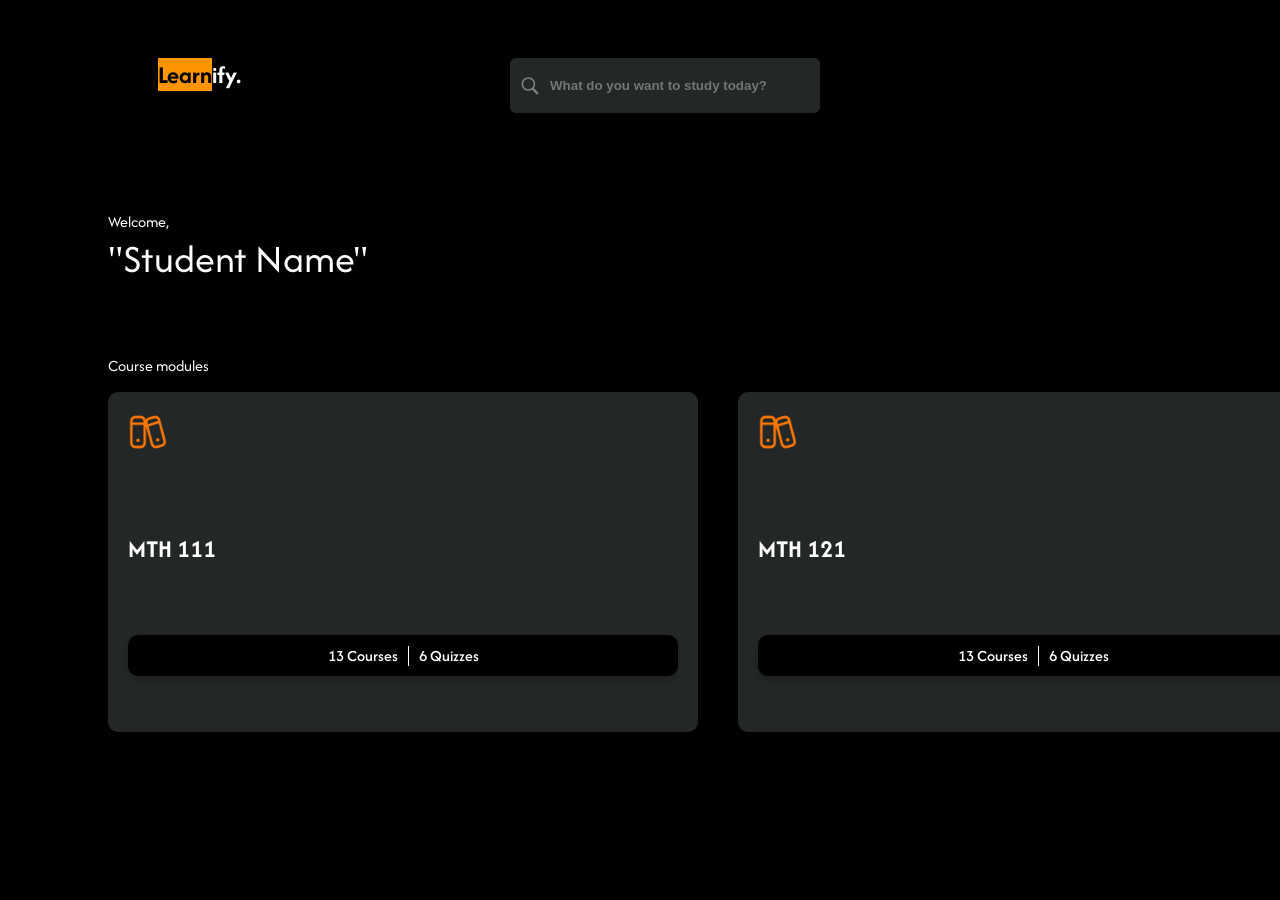
<file: index.html>
<!DOCTYPE html>
<html lang="en">

<head>
  <meta charset="UTF-8">
  <meta name="viewport" content="width=device-width, initial-scale=1.0">
  <title>
    Learnify
  </title>
  
  <style>
@import url('https://fonts.googleapis.com/css2?family=Afacad:ital,wght@0,400..700;1,400..700&family=Barlow+Semi+Condensed:ital,wght@0,100;0,200;0,300;0,400;0,500;0,600;0,700;0,800;0,900;1,100;1,200;1,300;1,400;1,500;1,600;1,700;1,800;1,900&display=swap');

body {
  background-color: #000000;
  color: white;
  padding-left: 100px;
  padding-right: 100px;
  font-size: 16px;
}
.general-layout{
  font-family: "Afacad", 'Open Sans';
  
}

.search-bar-alignment {
  /*This code helped me align the headers*/
  display: grid;
  grid-template-columns: 1fr 1fr;
  gap: 40px;
  padding:50px;
}

.search-bar::placeholder {
  color: #BBBBBB;
  font-size: 14px;
  font-weight: 700;
  opacity: 0.6;
  font-family: "Afacad";
}

.search-icon {
  color: #242728;
  background: transparent;
  opacity: 0.6;
  position: absolute; 
  left: 10px; 
  top: 85%; 
  transform: translateY(-50%);
   width: 20px; 
   height: 20px;
}

.search-bar-input {
  background-color: #242728;
  color: #ffffff;
  border: none;
  min-width: 250px;
  position: absolute;
  font-weight: 700;
  display: flex;
  padding-right: 30px;
  padding-top: 4px;
  padding-bottom: 4px;
  padding: 20px;
  border-radius: 6px;
  cursor: initial;
  padding-left: 40px; 
  width: auto;
}

.css-logo {
  background-color: #FF9500;
  color: black;
  font-size: 25px;
  font-weight: 1000;

}

.css-logo-2,
.math-course{
  color: #ffffff;
  font-size: 25px;
  font-weight: 1000;
}

.greetings,
.modules{
  margin-top: 70px;
}
.user-name{
  display: block;
  font-size: 40px;
}
.general-course-container{
  display: flex;
  justify-content: space-between;
  gap: 40px;
}
.MTH-container{
  background-color:#242728;
  display: inline-block;
  border-radius: 10px;
  width: 550px;
  height: 300px;
  padding: 20px;
}
.button{
  display: flex;
  justify-content: center;
  align-items: center;
  background-color: #000000;
  color: #ffffff;
  padding:10px 20px ;
  border-radius: 10px;
  font-weight: 500;
  margin-top: 70px;
  box-shadow: 0 4px 6px rgba(0,0,0,0.2); 
  cursor: pointer;
  transition: 0.15s;
}
.button:hover{
  background-color: #FF9500;
  color: #000000;
  opacity: 0.5;
}
.button:active{
  opacity: 0.3;
}
.text{
  display: flex;
  align-items: center;
  gap: 5px;
}
.divider{
  width: 1px;
  height: 20px;
  background-color: #ffffff;
  opacity: 6px;
  margin: 0 10px;
}
.quotes{
  width: 40px;
  filter: brightness(0) saturate(100%) invert(41%) sepia(90%)
  saturate(1005%) hue-rotate(2deg) brightness(103%) contrast(102%);
  margin-bottom: 50px;
}
.NavBar{
position: relative; 
display: inline-block;
}



@media (min-width: 1200px) {
  .NavBar{
    margin-left:-150px;
  }
}  
  </style>
  <link rel="stylesheet" media="((min-width: 300px) and (max-width: 790px))" href = "media.css">
</head>

<body>
  <div class="general-layout">
  <div class="search-bar-alignment">
    <div>
      <span class="css-logo">Learn</span><span class="css-logo-2">ify.</span>
    </div>
    <div class="NavBar">
      <input class="search-bar-input" placeholder="What do you want to study today?">
      <img class="search-icon" src="/assets/icons8-search.svg">
    </div>
  </div>
  <div class="text-container">
  <p class="greetings">Welcome, <span class="user-name">"Student Name"</span></p>
  <p class="modules">Course modules</p>
  </div>
  <div class="general-course-container">
    <a href="Screens/screen2.html">
    <div class="MTH-container">
      <img class="quotes" src="/assets/library.png">
      <p class="math-course">MTH 111</p>
      <div class="button">
        <span class="text">13 Courses</span>
        <span class="divider"></span>
        <span class="text">6 Quizzes</span>
      </div>
    </div>
    </a>
    <a href="Screens/screen3.html">
    <div class="MTH-container">
      <img class="quotes" src="/assets/library.png">
      <p class="math-course">MTH 121</p>
      <div class="button">
        <span class="text">13 Courses</span>
        <span class="divider"></span>
        <span class="text">6 Quizzes</span>
      </div>
    </div>
    </a>
  </div>
  </div>
  <script type="module">

  </script>
</body>

</html>
</file>
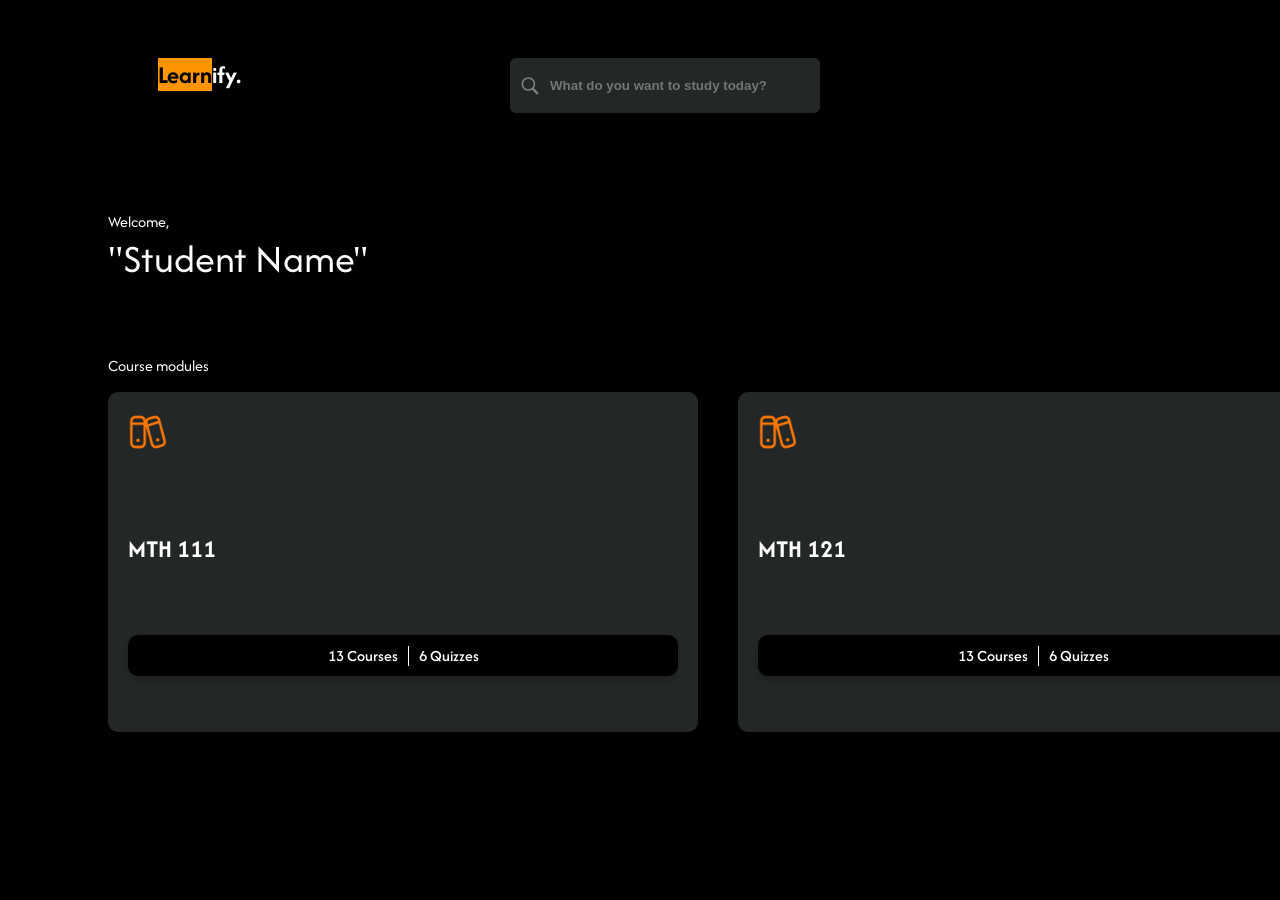
<file: MTH111_112/index.html>
<!DOCTYPE html>
<html lang="en">

<head>
  <meta charset="UTF-8">
  <meta name="viewport" content="width=device-width, initial-scale=1.0">
  <title>
    Learnify
  </title>
  
  <style>
@import url('https://fonts.googleapis.com/css2?family=Afacad:ital,wght@0,400..700;1,400..700&family=Barlow+Semi+Condensed:ital,wght@0,100;0,200;0,300;0,400;0,500;0,600;0,700;0,800;0,900;1,100;1,200;1,300;1,400;1,500;1,600;1,700;1,800;1,900&display=swap');

body {
  background-color: #000000;
  color: white;
  padding-left: 100px;
  padding-right: 100px;
  font-size: 16px;
}
.general-layout{
  font-family: "Afacad", 'Open Sans';
  
}

.search-bar-alignment {
  /*This code helped me align the headers*/
  display: grid;
  grid-template-columns: 1fr 1fr;
  gap: 40px;
  padding:50px;
}

.search-bar::placeholder {
  color: #BBBBBB;
  font-size: 14px;
  font-weight: 700;
  opacity: 0.6;
  font-family: "Afacad";
}

.search-icon {
  color: #242728;
  background: transparent;
  opacity: 0.6;
  position: absolute; 
  left: 10px; 
  top: 85%; 
  transform: translateY(-50%);
   width: 20px; 
   height: 20px;
}

.search-bar-input {
  background-color: #242728;
  color: #ffffff;
  border: none;
  min-width: 250px;
  position: absolute;
  font-weight: 700;
  display: flex;
  padding-right: 30px;
  padding-top: 4px;
  padding-bottom: 4px;
  padding: 20px;
  border-radius: 6px;
  cursor: initial;
  padding-left: 40px; 
  width: auto;
}

.css-logo {
  background-color: #FF9500;
  color: black;
  font-size: 25px;
  font-weight: 1000;

}

.css-logo-2,
.math-course{
  color: #ffffff;
  font-size: 25px;
  font-weight: 1000;
}

.greetings,
.modules{
  margin-top: 70px;
}
.user-name{
  display: block;
  font-size: 40px;
}
.general-course-container{
  display: flex;
  justify-content: space-between;
  gap: 40px;
}
.MTH-container{
  background-color:#242728;
  display: inline-block;
  border-radius: 10px;
  width: 550px;
  height: 300px;
  padding: 20px;
}
.button{
  display: flex;
  justify-content: center;
  align-items: center;
  background-color: #000000;
  color: #ffffff;
  padding:10px 20px ;
  border-radius: 10px;
  font-weight: 500;
  margin-top: 70px;
  box-shadow: 0 4px 6px rgba(0,0,0,0.2); 
  cursor: pointer;
  transition: 0.15s;
}
.button:hover{
  background-color: #FF9500;
  color: #000000;
  opacity: 0.5;
}
.button:active{
  opacity: 0.3;
}
.text{
  display: flex;
  align-items: center;
  gap: 5px;
}
.divider{
  width: 1px;
  height: 20px;
  background-color: #ffffff;
  opacity: 6px;
  margin: 0 10px;
}
.quotes{
  width: 40px;
  filter: brightness(0) saturate(100%) invert(41%) sepia(90%)
  saturate(1005%) hue-rotate(2deg) brightness(103%) contrast(102%);
  margin-bottom: 50px;
}
.NavBar{
position: relative; 
display: inline-block;
}



@media (min-width: 1200px) {
  .NavBar{
    margin-left:-150px;
  }
}  
  </style>
  <link rel="stylesheet" media="((min-width: 300px) and (max-width: 790px))" href = "media.css">
</head>

<body>
  <div class="general-layout">
  <div class="search-bar-alignment">
    <div>
      <span class="css-logo">Learn</span><span class="css-logo-2">ify.</span>
    </div>
    <div class="NavBar">
      <input class="search-bar-input" placeholder="What do you want to study today?">
      <img class="search-icon" src="assets/icons8-search.svg">
    </div>
  </div>
  <div class="text-container">
  <p class="greetings">Welcome, <span class="user-name">"Student Name"</span></p>
  <p class="modules">Course modules</p>
  </div>
  <div class="general-course-container">
    <a href="Screens/screen2.html">
    <div class="MTH-container">
      <img class="quotes" src="assets/library.png">
      <p class="math-course">MTH 111</p>
      <div class="button">
        <span class="text">13 Courses</span>
        <span class="divider"></span>
        <span class="text">6 Quizzes</span>
      </div>
    </div>
    </a>
    <a href="Screens/screen3.html">
    <div class="MTH-container">
      <img class="quotes" src="assets/library.png">
      <p class="math-course">MTH 121</p>
      <div class="button">
        <span class="text">13 Courses</span>
        <span class="divider"></span>
        <span class="text">6 Quizzes</span>
      </div>
    </div>
    </a>
  </div>
  </div>
  <script type="module">

  </script>
</body>

</html>
</file>
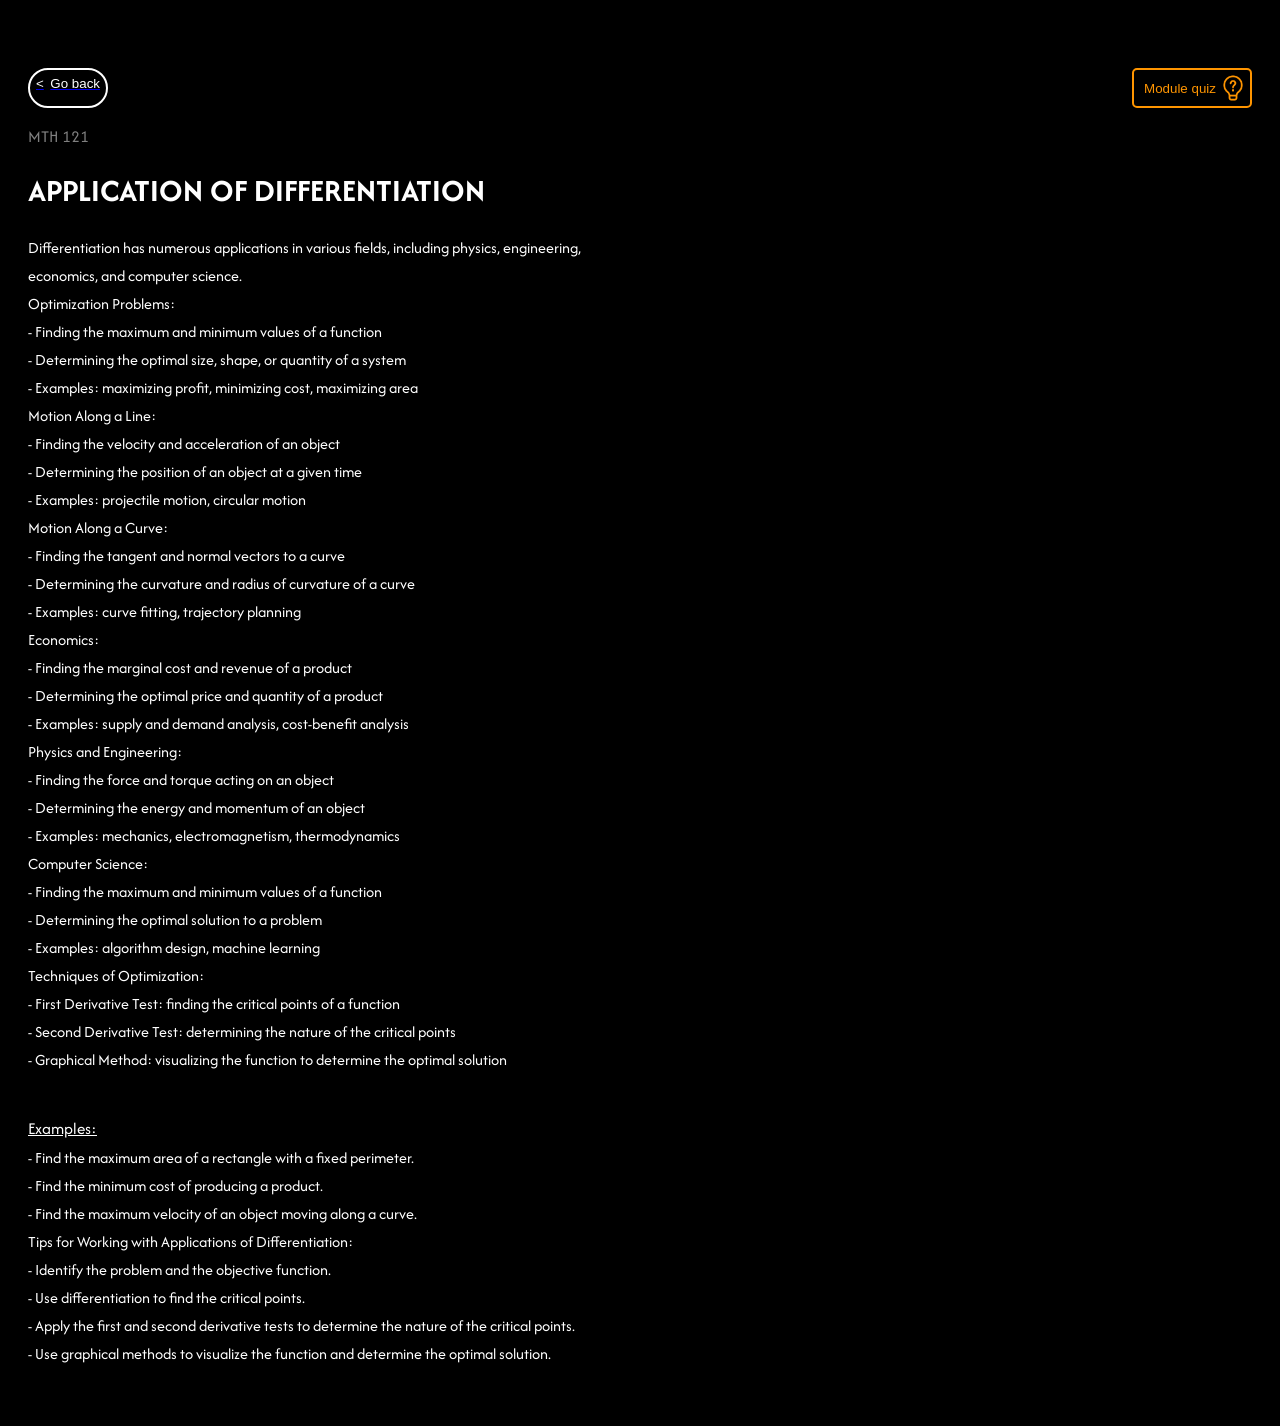
<file: Notes/application-of-diff.html>
<!DOCTYPE html>
<html lang="en">

<head>
  <meta charset="UTF-8">
  <meta name="viewport" content="width=device-width, initial-scale=1.0">
  <title>Learnify</title>
</head>
<link rel="stylesheet" href="MTH-style.css">

<body>
  <div class="General-note-containter">
    <a href="../Screens/screen3.html">
      <div class="layout-one">
          <button class="go-back-button"><span class="less-than-sign">&lt;</span><span>Go back</span></button>
        <div>
        </a>
        <a href="../Quiz/quiz121.html">
        <button class="module-quiz">Module quiz</button></a>
        <span><img class="light-bulb-image" src="/assets/quiz-02.png"></span>
      </div>
    </div>
    
    </div>
    <header>
      <p>MTH 121</p>
      <h1>APPLICATION OF DIFFERENTIATION</h1>
    </header>
    <article class="body-text">
      <span>Differentiation has numerous applications in various fields, including physics, engineering,</span>
      <span>economics, and computer science.</span>
      <span>Optimization Problems:</span>
      <span>- Finding the maximum and minimum values of a function</span>
      <span>- Determining the optimal size, shape, or quantity of a system</span>
      <span>- Examples: maximizing profit, minimizing cost, maximizing area</span>
      <span>Motion Along a Line:</span>
      <span>- Finding the velocity and acceleration of an object</span>
      <span>- Determining the position of an object at a given time</span>
      <span>- Examples: projectile motion, circular motion</span>
      <span>Motion Along a Curve:</span>
      <span>- Finding the tangent and normal vectors to a curve</span>
      <span>- Determining the curvature and radius of curvature of a curve</span>
      <span>- Examples: curve fitting, trajectory planning</span>
      <span>Economics:</span>
      <span>- Finding the marginal cost and revenue of a product</span>
      <span>- Determining the optimal price and quantity of a product</span>
      <span>- Examples: supply and demand analysis, cost-benefit analysis</span>
      <span>Physics and Engineering:</span>
      <span>- Finding the force and torque acting on an object</span>
      <span>- Determining the energy and momentum of an object</span>
      <span>- Examples: mechanics, electromagnetism, thermodynamics</span>
      <span>Computer Science:</span>
      <span>- Finding the maximum and minimum values of a function</span>
      <span>- Determining the optimal solution to a problem</span>
      <span>- Examples: algorithm design, machine learning</span>
      <span>Techniques of Optimization:</span>
      <span>- First Derivative Test: finding the critical points of a function</span>
      <span>- Second Derivative Test: determining the nature of the critical points</span>
      <span>- Graphical Method: visualizing the function to determine the optimal solution</span>
      <span class="examples">Examples:</span>
      <span>- Find the maximum area of a rectangle with a fixed perimeter.</span>
      <span>- Find the minimum cost of producing a product.</span>
      <span>- Find the maximum velocity of an object moving along a curve.</span>
      <span>Tips for Working with Applications of Differentiation:</span>
      <span>- Identify the problem and the objective function.</span>
      <span>- Use differentiation to find the critical points.</span>
      <span>- Apply the first and second derivative tests to determine the nature of the critical points.</span>
      <span>- Use graphical methods to visualize the function and determine the optimal solution.</span>

    </article>
  </div>
</body>

</html>
</file>
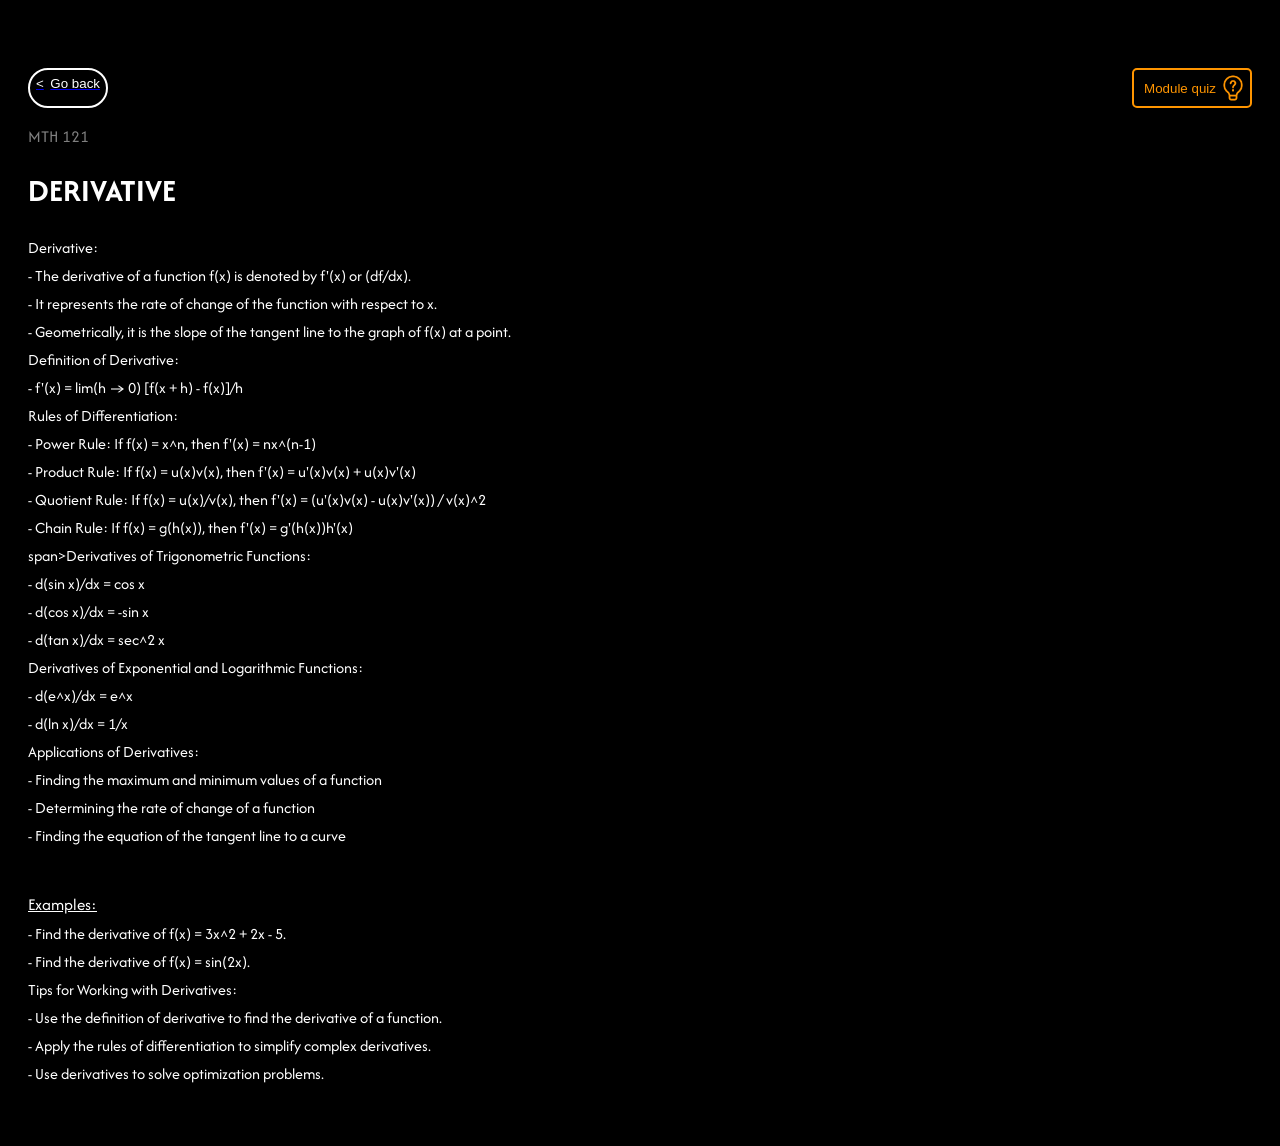
<file: Notes/derivative.html>
<!DOCTYPE html>
<html lang="en">

<head>
  <meta charset="UTF-8">
  <meta name="viewport" content="width=device-width, initial-scale=1.0">
  <title>Learnify</title>
</head>
<link rel="stylesheet" href="MTH-style.css">

<body>
  <div class="General-note-containter">
    <a href="screen3.html">
      <div class="General-note-containter">
        <a href="../Screens/screen3.html">
          <div class="layout-one">
              <button class="go-back-button"><span class="less-than-sign">&lt;</span><span>Go back</span></button>
            <div>
            </a>
            <a href="../Quiz/quiz121.html">
            <button class="module-quiz">Module quiz</button></a>
            <span><img class="light-bulb-image" src="/assets/quiz-02.png"></span>
          </div>
        </div>


    <header>
      <p>MTH 121</p>
      <h1>DERIVATIVE</h1>
    </header>
    <article class="body-text">
      <span>Derivative:
        <br>- The derivative of a function f(x) is denoted by f'(x) or (df/dx).</span>
      <span>- It represents the rate of change of the function with respect to x.</span>
      <span>- Geometrically, it is the slope of the tangent line to the graph of f(x) at a point.</span>
      <span>Definition of Derivative:</span>
      <span>- f'(x) = lim(h → 0) [f(x + h) - f(x)]/h</span>
      <span>Rules of Differentiation:</span>
      <span>- Power Rule: If f(x) = x^n, then f'(x) = nx^(n-1)</span>
      <span>- Product Rule: If f(x) = u(x)v(x), then f'(x) = u'(x)v(x) + u(x)v'(x)</span>
      <span>- Quotient Rule: If f(x) = u(x)/v(x), then f'(x) = (u'(x)v(x) - u(x)v'(x)) / v(x)^2</span>
      <span>- Chain Rule: If f(x) = g(h(x)), then f'(x) = g'(h(x))h'(x)</span>span>Derivatives of Trigonometric Functions:</span>
      <span>- d(sin x)/dx = cos x</span>
      <span>- d(cos x)/dx = -sin x</span>
      <span>- d(tan x)/dx = sec^2 x</span>
      <span>Derivatives of Exponential and Logarithmic Functions:</span>
      <span>- d(e^x)/dx = e^x</span>
      <span>- d(ln x)/dx = 1/x</span>
      <span>Applications of Derivatives:</span>
      <span>- Finding the maximum and minimum values of a function</span>
      <span>- Determining the rate of change of a function</span>
      <span>- Finding the equation of the tangent line to a curve</span>
      <span class="examples">Examples:</span>
      <span>- Find the derivative of f(x) = 3x^2 + 2x - 5.</span>
      <span>- Find the derivative of f(x) = sin(2x).</span>
      <span>Tips for Working with Derivatives:</span>
      <span>- Use the definition of derivative to find the derivative of a function.</span>
      <span>- Apply the rules of differentiation to simplify complex derivatives.</span>
      <span>- Use derivatives to solve optimization problems.</span>

    </article>
  </div>
</body>

</html>
</file>
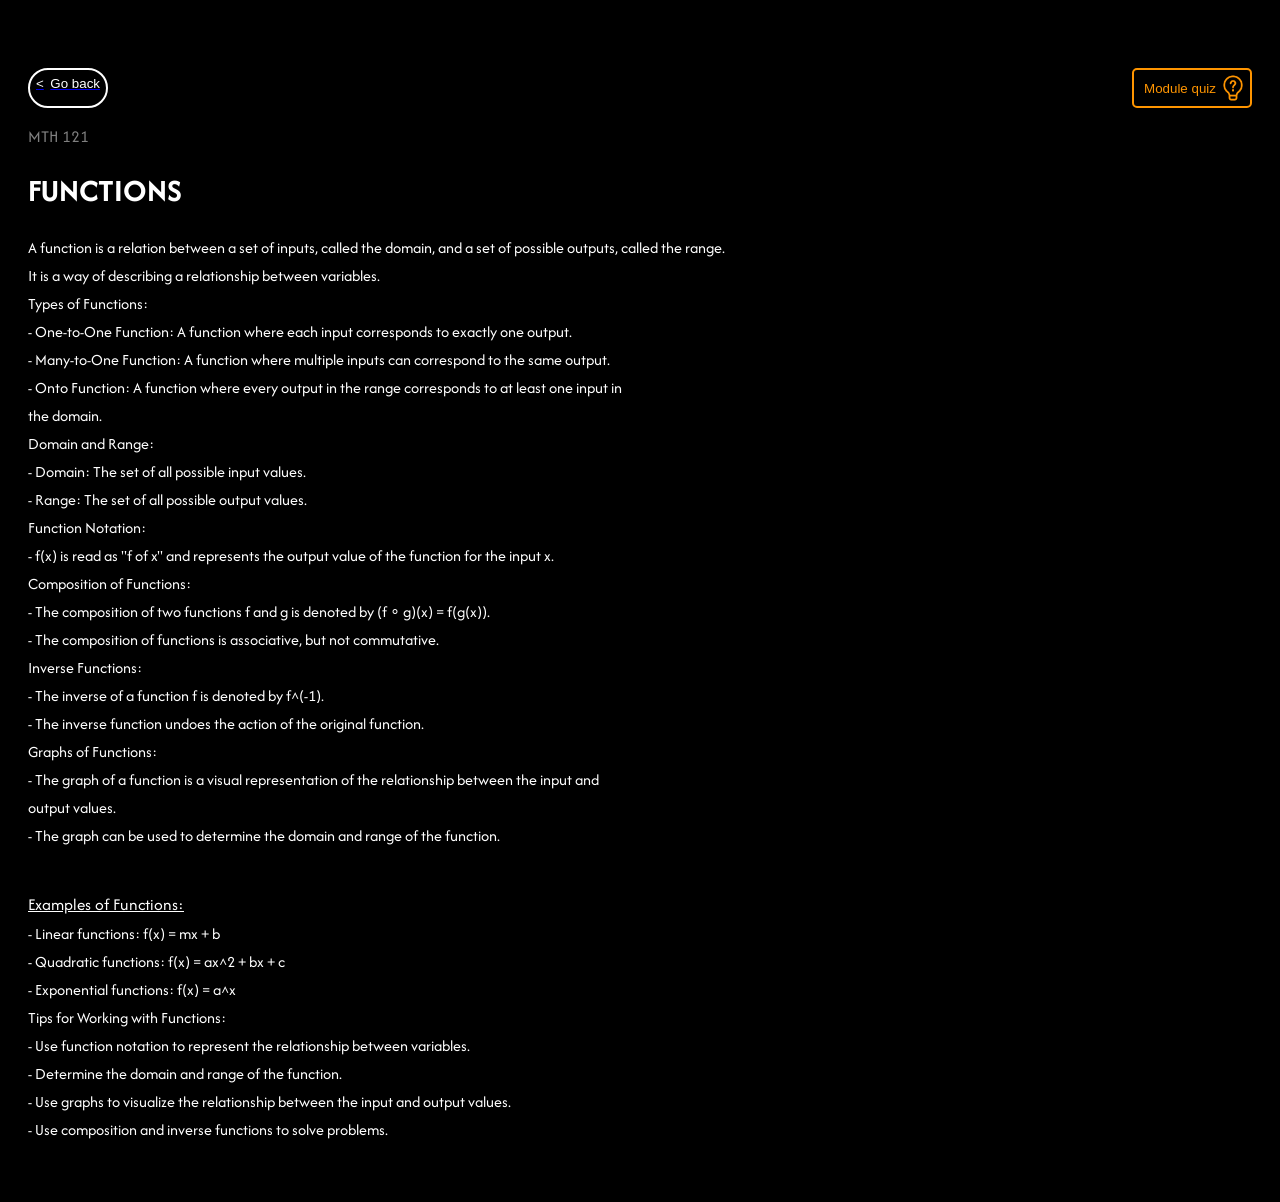
<file: Notes/Functio.html>
<!DOCTYPE html>
<html lang="en">

<head>
  <meta charset="UTF-8">
  <meta name="viewport" content="width=device-width, initial-scale=1.0">
  <title>Learnify</title>
</head>
<link rel="stylesheet" href="MTH-style.css">

<body>
  <div class="General-note-containter">
    <a href="../Screens/screen3.html">
      <div class="layout-one">
          <button class="go-back-button"><span class="less-than-sign">&lt;</span><span>Go back</span></button>
        <div>
        </a>
        <a href="../Quiz/quiz121.html">
        <button class="module-quiz">Module quiz</button></a>
        <span><img class="light-bulb-image" src="/assets/quiz-02.png"></span>
      </div>
    </div>


    <header>
      <p>MTH 121</p>
      <h1>FUNCTIONS</h1>
    </header>
    <article class="body-text">
     <span>
      A function is a relation between a set of inputs, called the domain, and a set of possible outputs,
      called the range. <br>It is a way of describing a relationship between variables.
     </span>
      <span>Types of Functions:</span>
      <span>- One-to-One Function: A function where each input corresponds to exactly one output.</span>
      <span>- Many-to-One Function: A function where multiple inputs can correspond to the same output.</span>
      <span>- Onto Function: A function where every output in the range corresponds to at least one input in</span>
      <span>the domain.</span>
      <span>Domain and Range:</span>
      <span>- Domain: The set of all possible input values.</span>
      <span>- Range: The set of all possible output values.</span>
      <span>Function Notation:</span>
      <span>- f(x) is read as "f of x" and represents the output value of the function for the input x.</span>
      <span>Composition of Functions:</span>
      <span>- The composition of two functions f and g is denoted by (f ∘ g)(x) = f(g(x)).</span>
      <span>- The composition of functions is associative, but not commutative.</span>
      <span>Inverse Functions:</span>
      <span>- The inverse of a function f is denoted by f^(-1).</span>
      <span>- The inverse function undoes the action of the original function.</span>
      <span>Graphs of Functions:</span>
      <span>- The graph of a function is a visual representation of the relationship between the input and</span>
      <span>output values.</span>
      <span>- The graph can be used to determine the domain and range of the function.</span>
      <span class="examples">Examples of Functions:</span>
      <span>- Linear functions: f(x) = mx + b</span>
      <span>- Quadratic functions: f(x) = ax^2 + bx + c</span>
      <span>- Exponential functions: f(x) = a^x</span>
      <span>Tips for Working with Functions:</span>
      <span>- Use function notation to represent the relationship between variables.</span>
      <span>- Determine the domain and range of the function.</span>
      <span>- Use graphs to visualize the relationship between the input and output values.</span>
      <span>- Use composition and inverse functions to solve problems.</span>

    </article>
  </div>
</body>

</html>
</file>
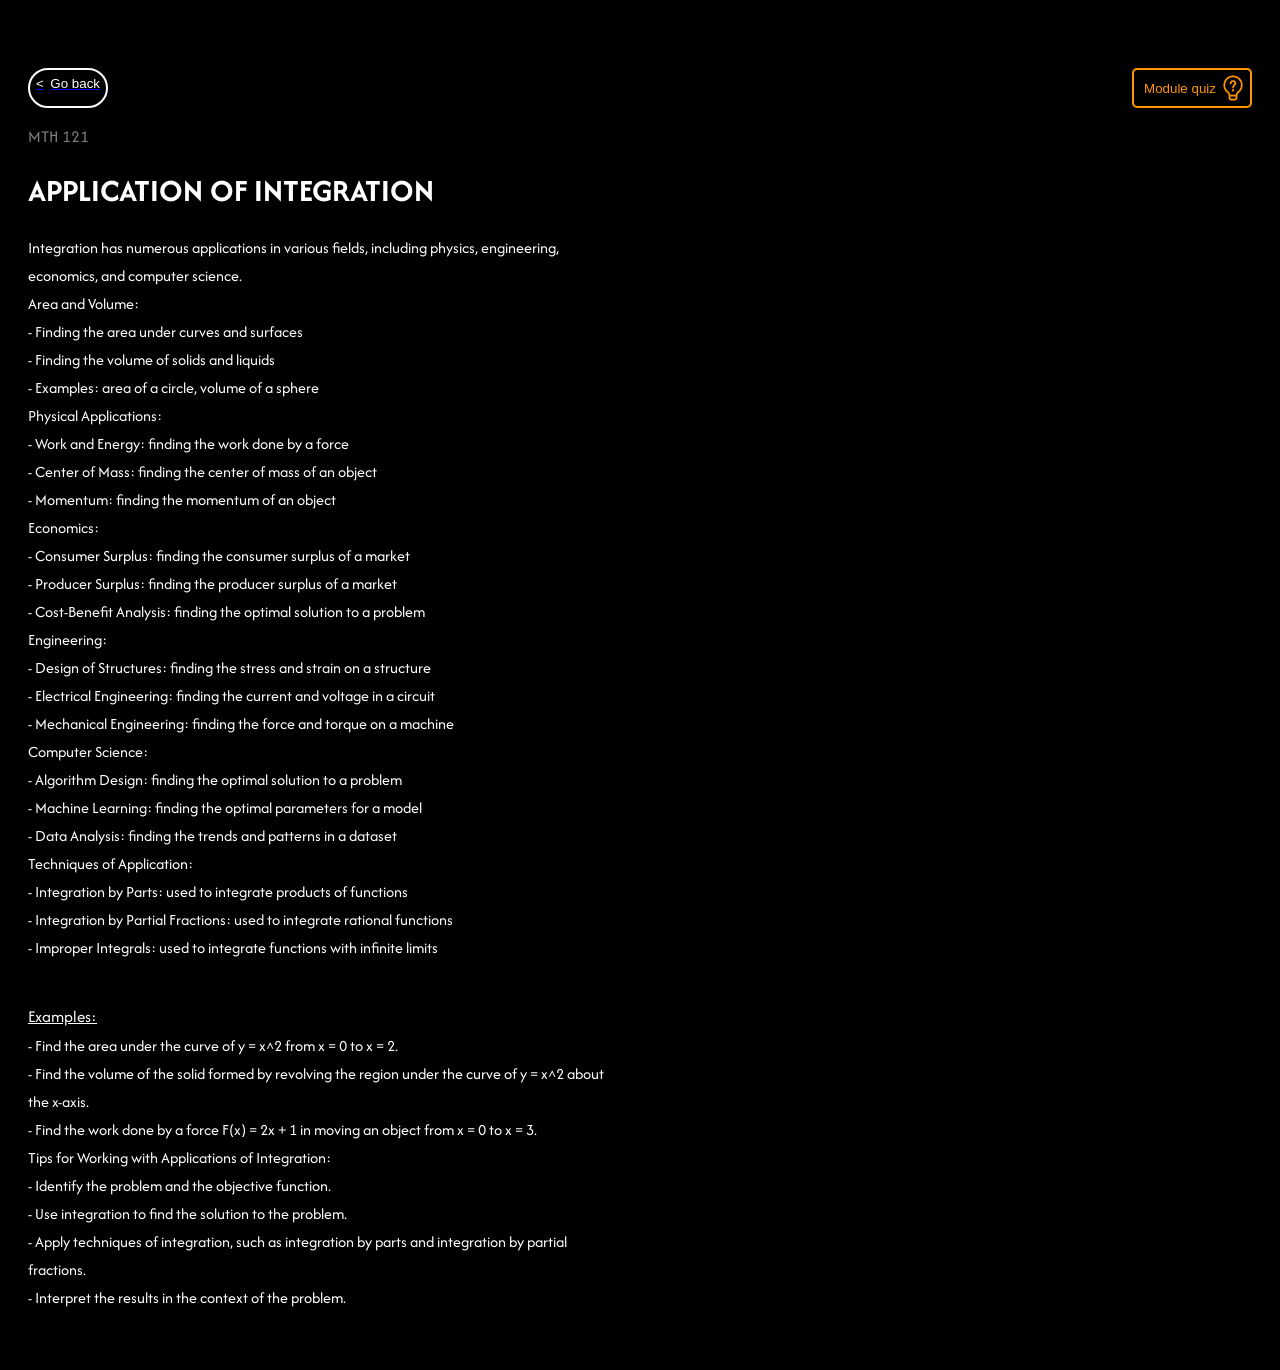
<file: Notes/Integration-application.html>
<!DOCTYPE html>
<html lang="en">

<head>
  <meta charset="UTF-8">
  <meta name="viewport" content="width=device-width, initial-scale=1.0">
  <title>Learnify</title>
</head>
<link rel="stylesheet" href="MTH-style.css">

<body>
  <div class="General-note-containter">
    <a href="screen3.html">
      <div class="General-note-containter">
        <a href="../Screens/screen3.html">
          <div class="layout-one">
              <button class="go-back-button"><span class="less-than-sign">&lt;</span><span>Go back</span></button>
            <div>
            </a>
            <a href="../Quiz/quiz121.html">
            <button class="module-quiz">Module quiz</button></a>
            <span><img class="light-bulb-image" src="/assets/quiz-02.png"></span>
          </div>
        </div>


    <header>
      <p>MTH 121</p>
      <h1>APPLICATION OF INTEGRATION</h1>
    </header>
    <article class="body-text">
      <span>Integration has numerous applications in various fields, including physics, engineering,</span>
      <span>economics, and computer science.</span>
      <span>Area and Volume:</span>
      <span>- Finding the area under curves and surfaces</span>
      <span>- Finding the volume of solids and liquids</span>
      <span>- Examples: area of a circle, volume of a sphere</span>
      <span>Physical Applications:</span>
      <span>- Work and Energy: finding the work done by a force</span>
      <span>- Center of Mass: finding the center of mass of an object</span>
      <span>- Momentum: finding the momentum of an object</span>
      <span>Economics:</span>
      <span>- Consumer Surplus: finding the consumer surplus of a market</span>
      <span>- Producer Surplus: finding the producer surplus of a market</span>
      <span>- Cost-Benefit Analysis: finding the optimal solution to a problem</span>
      <span>Engineering:</span>
      <span>- Design of Structures: finding the stress and strain on a structure</span>
      <span>- Electrical Engineering: finding the current and voltage in a circuit</span>
      <span>- Mechanical Engineering: finding the force and torque on a machine</span>
      <span>Computer Science:</span>
      <span>- Algorithm Design: finding the optimal solution to a problem</span>
      <span>- Machine Learning: finding the optimal parameters for a model</span>
      <span>- Data Analysis: finding the trends and patterns in a dataset</span>
      <span>Techniques of Application:</span>
      <span>- Integration by Parts: used to integrate products of functions</span>
      <span>- Integration by Partial Fractions: used to integrate rational functions</span>
      <span>- Improper Integrals: used to integrate functions with infinite limits</span>
      <span class="examples">Examples:</span>
      <span>- Find the area under the curve of y = x^2 from x = 0 to x = 2.</span>
      <span>- Find the volume of the solid formed by revolving the region under the curve of y = x^2 about</span>
      <span>the x-axis.</span>
      <span>- Find the work done by a force F(x) = 2x + 1 in moving an object from x = 0 to x = 3.</span>
      <span>Tips for Working with Applications of Integration:</span>
      <span>- Identify the problem and the objective function.</span>
      <span>- Use integration to find the solution to the problem.</span>
      <span>- Apply techniques of integration, such as integration by parts and integration by partial</span>
      <span>fractions.</span>
      <span>- Interpret the results in the context of the problem.</span>

    </article>
  </div>
</body>

</html>
</file>
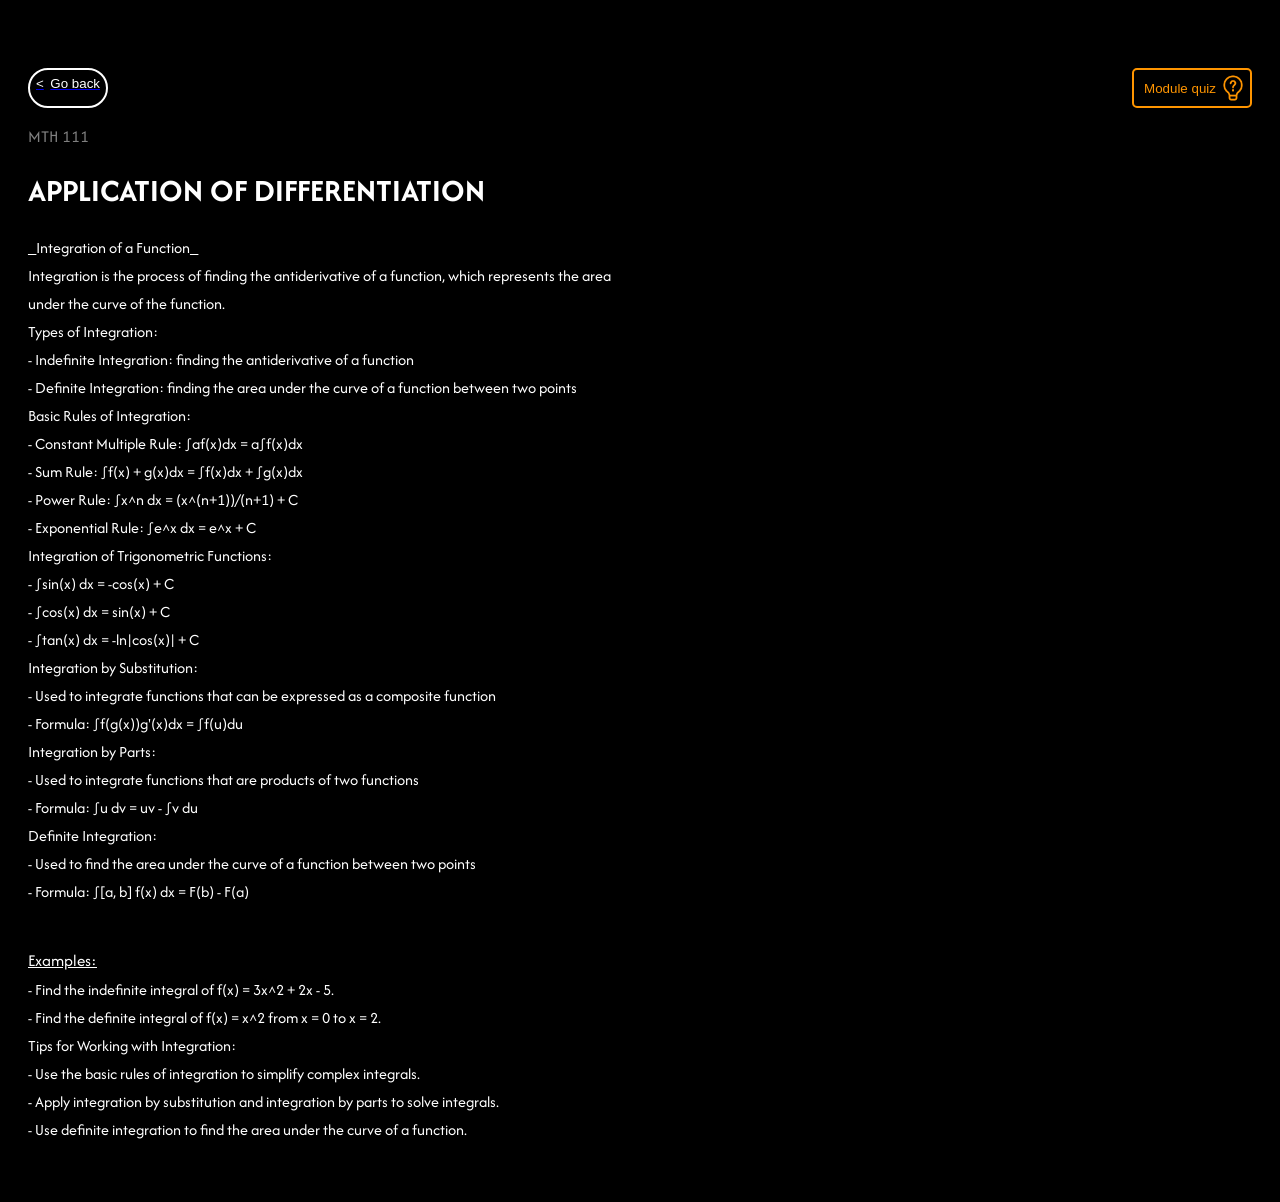
<file: Notes/Integration.html>
<!DOCTYPE html>
<html lang="en">

<head>
  <meta charset="UTF-8">
  <meta name="viewport" content="width=device-width, initial-scale=1.0">
  <title>Learnify</title>
</head>
<link rel="stylesheet" href="MTH-style.css">

<body>
  <div class="General-note-containter">
    <div class="General-note-containter">
      <a href="../Screens/screen3.html">
        <div class="layout-one">
            <button class="go-back-button"><span class="less-than-sign">&lt;</span><span>Go back</span></button>
          <div>
          </a>
          <a href="../Quiz/quiz121.html">
          <button class="module-quiz">Module quiz</button></a>
          <span><img class="light-bulb-image" src="/assets/quiz-02.png"></span>
        </div>
      </div>


    <header>
      <p>MTH 111</p>
      <h1>APPLICATION OF DIFFERENTIATION</h1>
    </header>
    <article class="body-text">
      <span>_Integration of a Function_</span>
      <span>Integration is the process of finding the antiderivative of a function, which represents the area</span>
      <span>under the curve of the function.</span>
      <span>Types of Integration:</span>
      <span>- Indefinite Integration: finding the antiderivative of a function</span>
      <span>- Definite Integration: finding the area under the curve of a function between two points</span>
      <span>Basic Rules of Integration:</span>
      <span>- Constant Multiple Rule: ∫af(x)dx = a∫f(x)dx</span>
      <span>- Sum Rule: ∫f(x) + g(x)dx = ∫f(x)dx + ∫g(x)dx</span>
      <span>- Power Rule: ∫x^n dx = (x^(n+1))/(n+1) + C</span>
      <span>- Exponential Rule: ∫e^x dx = e^x + C</span>
      <span>Integration of Trigonometric Functions:</span>
      <span>- ∫sin(x) dx = -cos(x) + C</span>
      <span>- ∫cos(x) dx = sin(x) + C</span>
      <span>- ∫tan(x) dx = -ln|cos(x)| + C</span>
      <span>Integration by Substitution:</span>
      <span>- Used to integrate functions that can be expressed as a composite function</span>
      <span>- Formula: ∫f(g(x))g'(x)dx = ∫f(u)du</span>
      <span>Integration by Parts:</span>
      <span>- Used to integrate functions that are products of two functions</span>
      <span>- Formula: ∫u dv = uv - ∫v du</span>
      <span>Definite Integration:</span>
      <span>- Used to find the area under the curve of a function between two points</span>
      <span>- Formula: ∫[a, b] f(x) dx = F(b) - F(a)</span>
      <span class="examples">Examples:</span>
      <span>- Find the indefinite integral of f(x) = 3x^2 + 2x - 5.</span>
      <span>- Find the definite integral of f(x) = x^2 from x = 0 to x = 2.</span>
      <span>Tips for Working with Integration:</span>
      <span>- Use the basic rules of integration to simplify complex integrals.</span>
      <span>- Apply integration by substitution and integration by parts to solve integrals.</span>
      <span>- Use definite integration to find the area under the curve of a function.</span>

    </article>
  </div>
</body>

</html>
</file>
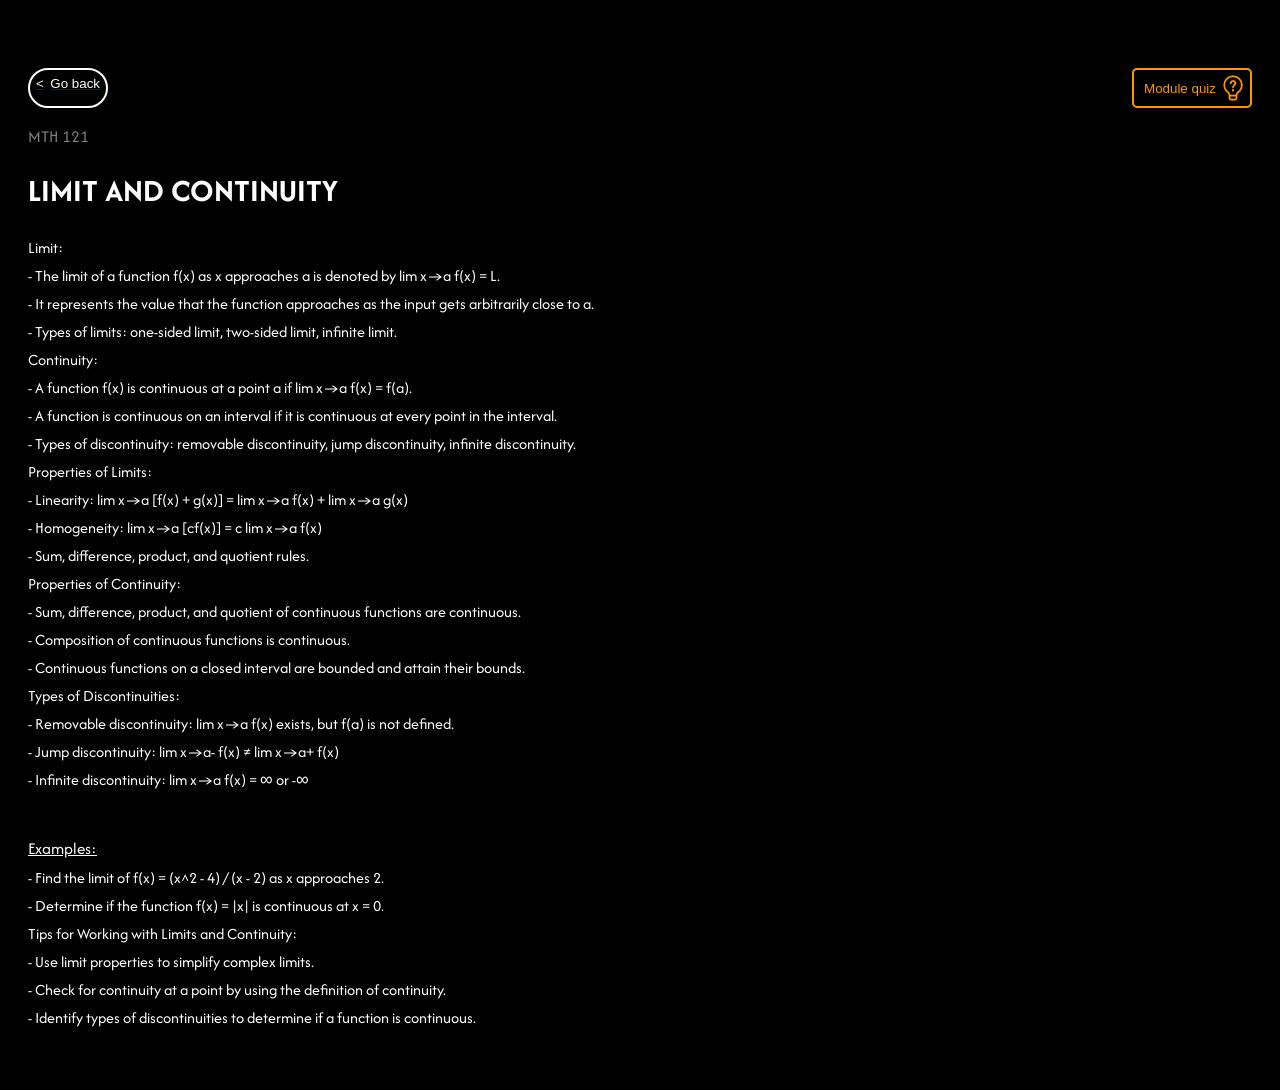
<file: Notes/Limit.html>
<!DOCTYPE html>
<html lang="en">

<head>
  <meta charset="UTF-8">
  <meta name="viewport" content="width=device-width, initial-scale=1.0">
  <title>Learnify</title>
</head>
<link rel="stylesheet" href="MTH-style.css">

<body>
  <div class="General-note-containter">
    <div class="General-note-containter">
      <a href="../Screens/screen3.html">
        <div class="layout-one">
            <button class="go-back-button"><span class="less-than-sign">&lt;</span><span>Go back</span></button>
          <div>
          </a>
          <a href="../Quiz/quiz121.html">
          <button class="module-quiz">Module quiz</button></a>
          <span><img class="light-bulb-image" src="/assets/quiz-02.png"></span>
        </div>
      </div>


    <header>
      <p>MTH 121</p>
      <h1>LIMIT AND CONTINUITY</h1>
    </header>
    <article class="body-text">
      <span>Limit:</span>
      <span>- The limit of a function f(x) as x approaches a is denoted by lim x→a f(x) = L.</span>
      <span>- It represents the value that the function approaches as the input gets arbitrarily close to a.</span>
      <span>- Types of limits: one-sided limit, two-sided limit, infinite limit.</span>
      <span>Continuity:</span>
      <span>- A function f(x) is continuous at a point a if lim x→a f(x) = f(a).</span>
      <span>- A function is continuous on an interval if it is continuous at every point in the interval.</span>
      <span>- Types of discontinuity: removable discontinuity, jump discontinuity, infinite discontinuity.</span>
      <span>Properties of Limits:</span><span>- Linearity: lim x→a [f(x) + g(x)] = lim x→a f(x) + lim x→a g(x)</span>
      <span>- Homogeneity: lim x→a [cf(x)] = c lim x→a f(x)</span>
      <span>- Sum, difference, product, and quotient rules.</span>
      <span>Properties of Continuity:</span>
      <span>- Sum, difference, product, and quotient of continuous functions are continuous.</span>
      <span>- Composition of continuous functions is continuous.</span>
      <span>- Continuous functions on a closed interval are bounded and attain their bounds.</span>
      <span>Types of Discontinuities:</span>
      <span>- Removable discontinuity: lim x→a f(x) exists, but f(a) is not defined.</span>
      <span>- Jump discontinuity: lim x→a- f(x) ≠ lim x→a+ f(x)</span>
      <span>- Infinite discontinuity: lim x→a f(x) = ∞ or -∞</span>
      <span class="examples">Examples:</span>
      <span>- Find the limit of f(x) = (x^2 - 4) / (x - 2) as x approaches 2.</span>
      <span>- Determine if the function f(x) = |x| is continuous at x = 0.</span>
      <span>Tips for Working with Limits and Continuity:</span>
      <span>- Use limit properties to simplify complex limits.</span>
      <span>- Check for continuity at a point by using the definition of continuity.</span>
      <span>- Identify types of discontinuities to determine if a function is continuous.</span></article>
  </div>
</body>

</html>
</file>
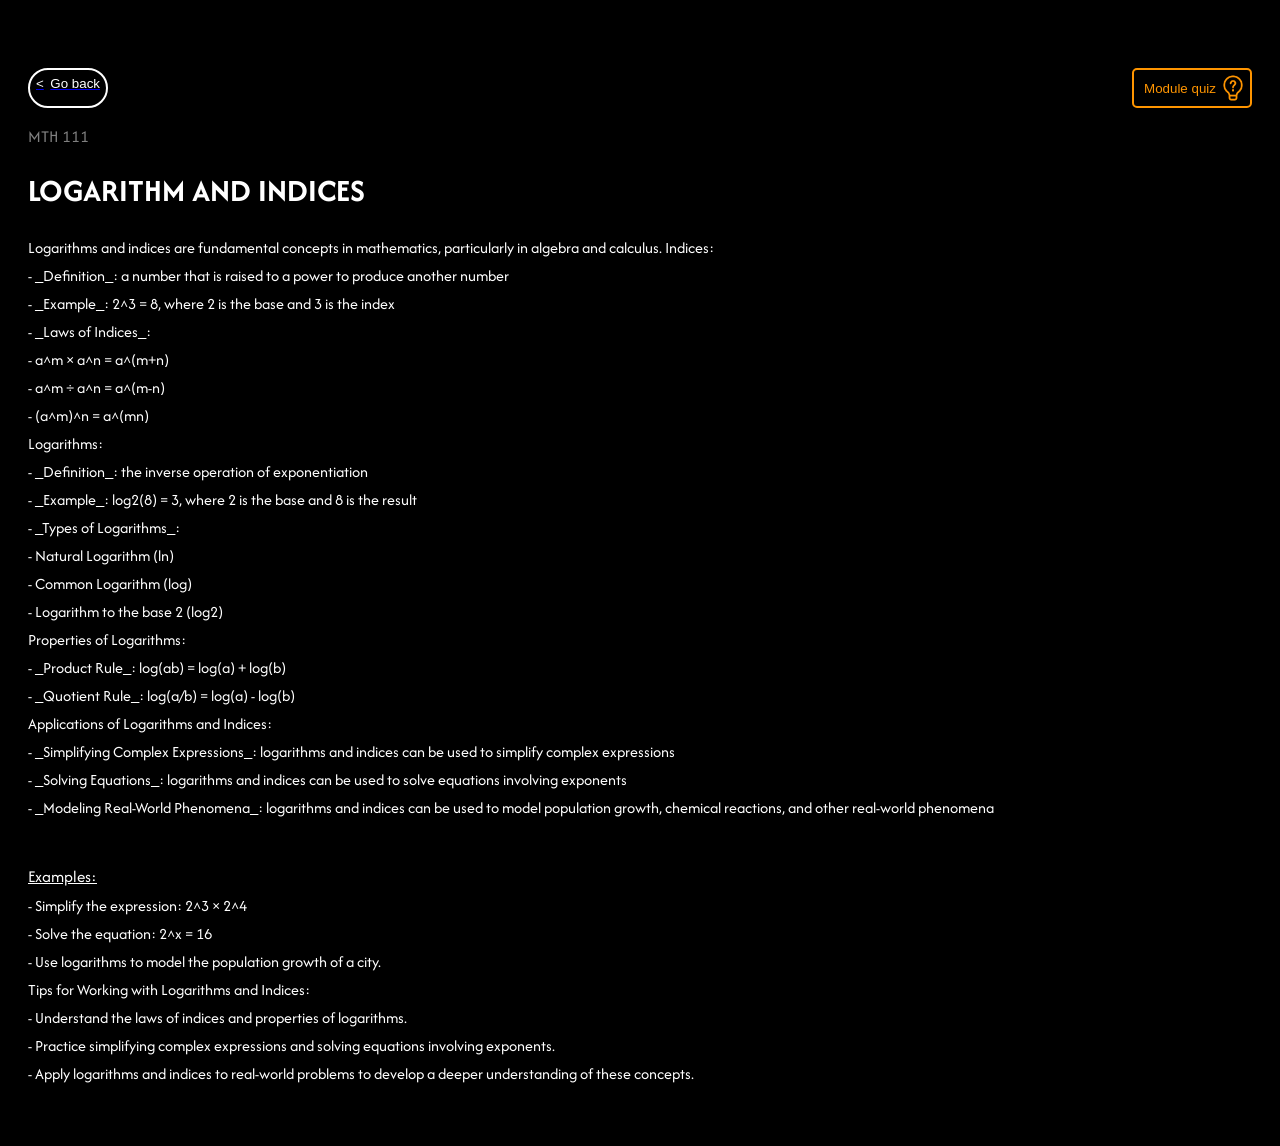
<file: Notes/MTH-111-note1.html>
<!DOCTYPE html>
<html lang="en">

<head>
  <meta charset="UTF-8">
  <meta name="viewport" content="width=device-width, initial-scale=1.0">
  <title>Learnify</title>
</head>
<link rel="stylesheet" href="MTH-style.css">

<body>
  <div class="General-note-containter">
    <a href="/Screens/screen2.html">
      <div class="layout-one">
          <button class="go-back-button"><span class="less-than-sign">&lt;</span><span>Go back</span></button>
        <div>
        </a>
        <a href="/Quiz/quiz111.html">
        <button class="module-quiz">Module quiz</button></a>
        <span><img class="light-bulb-image" src="/assets/quiz-02.png"></span>
      </div>

    </div>


    <header>
      <p>MTH 111</p>
      <h1>LOGARITHM AND INDICES</h1>
    </header>
    <article class="body-text">
      <span> Logarithms and indices are fundamental concepts in mathematics, particularly in algebra and
        calculus.
        Indices:</span>
      <span>- _Definition_: a number that is raised to a power to produce another number</span>
      <span>- _Example_: 2^3 = 8, where 2 is the base and 3 is the index</span>
      <span>- _Laws of Indices_:</span>
      <span>- a^m × a^n = a^(m+n)</span>
      <span>- a^m ÷ a^n = a^(m-n)</span>
      <span>- (a^m)^n = a^(mn)</span>
      <span>Logarithms:</span>
      <span>- _Definition_: the inverse operation of exponentiation</span>
      <span>- _Example_: log2(8) = 3, where 2 is the base and 8 is the result</span>
      <span>- _Types of Logarithms_:</span>
      <span>- Natural Logarithm (ln)</span>
      <span>- Common Logarithm (log)</span>
      <span>- Logarithm to the base 2 (log2)</span>
      <span>Properties of Logarithms:</span>
      <span>- _Product Rule_: log(ab) = log(a) + log(b)</span>
      <span>- _Quotient Rule_: log(a/b) = log(a) - log(b)</span>
      <span>Applications of Logarithms and Indices:</span>
      <span>- _Simplifying Complex Expressions_: logarithms and indices can be used to simplify complex
        expressions</span>
      <span>- _Solving Equations_: logarithms and indices can be used to solve equations involving
        exponents</span>
      <span>- _Modeling Real-World Phenomena_: logarithms and indices can be used to model population
        growth, chemical reactions, and other real-world phenomena</span>
      <span class="examples">Examples:</span>
      <span>- Simplify the expression: 2^3 × 2^4</span>

      <span>- Solve the equation: 2^x = 16</span>
      <span>- Use logarithms to model the population growth of a city.</span>
      <span>Tips for Working with Logarithms and Indices:</span>
      <span>- Understand the laws of indices and properties of logarithms.</span>
      <span>- Practice simplifying complex expressions and solving equations involving exponents.</span>
      <span>- Apply logarithms and indices to real-world problems to develop a deeper understanding of
        these concepts.</span>
    </article>
  </div>
</body>

</html>
</file>
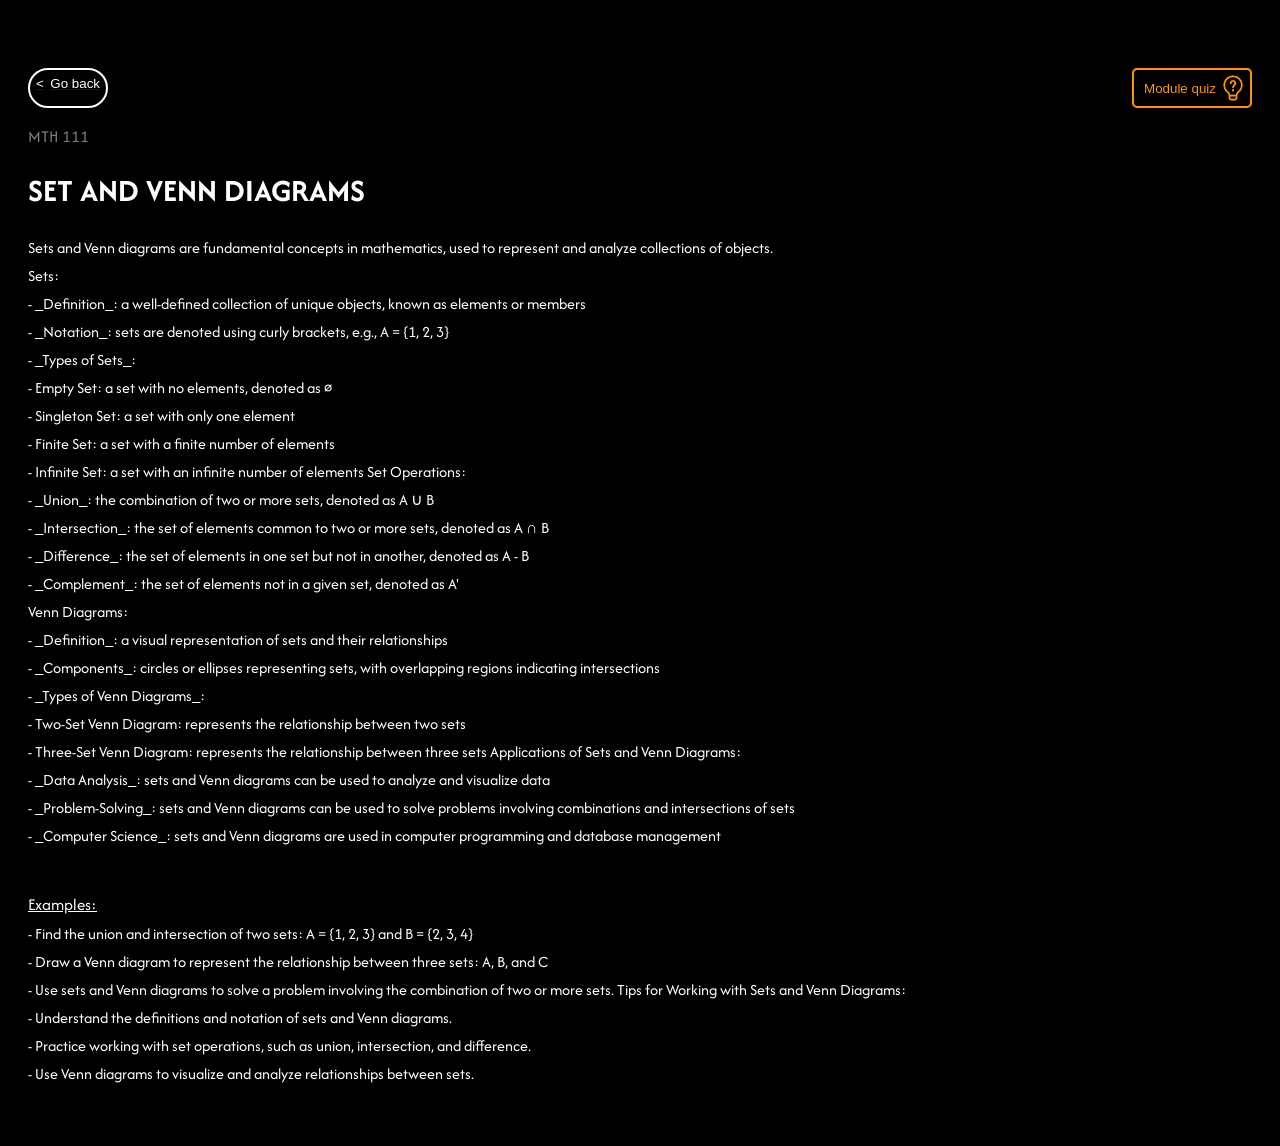
<file: Notes/MTH-111-note2.html>
<!DOCTYPE html>
<html lang="en">

<head>
  <meta charset="UTF-8">
  <meta name="viewport" content="width=device-width, initial-scale=1.0">
  <title>Learnify</title>
</head>
<link rel="stylesheet" href="MTH-style.css">

<body>
  <div class="General-note-containter">
    <a href="/Screens/screen2.html">
      <div class="layout-one">
          <button class="go-back-button"><span class="less-than-sign">&lt;</span><span>Go back</span></button>
        <div>
        </a>
        <a href="/Quiz/quiz111.html">
        <button class="module-quiz">Module quiz</button></a>
        <span><img class="light-bulb-image" src="/assets/quiz-02.png"></span>
      </div>

    </div>


    <header>
      <p>MTH 111</p>
      <h1>SET AND VENN DIAGRAMS</h1>
    </header>
    <article class="body-text">
      <span>Sets and Venn diagrams are fundamental concepts in mathematics, used to represent and
        analyze collections of objects.</span>
      <span>Sets:</span>
      <span>- _Definition_: a well-defined collection of unique objects, known as elements or members</span>
      <span>- _Notation_: sets are denoted using curly brackets, e.g., A = {1, 2, 3}</span>
      <span>- _Types of Sets_:</span>
      <span>- Empty Set: a set with no elements, denoted as ∅</span>
      <span>- Singleton Set: a set with only one element</span>
      <span>- Finite Set: a set with a finite number of elements</span>
      <span>- Infinite Set: a set with an infinite number of elements
        Set Operations:</span>
      <span>- _Union_: the combination of two or more sets, denoted as A ∪ B</span>
      <span>- _Intersection_: the set of elements common to two or more sets, denoted as A ∩ B</span>
      <span>- _Difference_: the set of elements in one set but not in another, denoted as A - B</span>
      <span>- _Complement_: the set of elements not in a given set, denoted as A'</span>
      <span>Venn Diagrams:</span>
      <span>- _Definition_: a visual representation of sets and their relationships</span>
      <span>- _Components_: circles or ellipses representing sets, with overlapping regions indicating intersections</span>
      <span>- _Types of Venn Diagrams_:</span>
      <span>- Two-Set Venn Diagram: represents the relationship between two sets</span>
      <span>- Three-Set Venn Diagram: represents the relationship between three sets
        Applications of Sets and Venn Diagrams:</span>
      
      <span>- _Data Analysis_: sets and Venn diagrams can be used to analyze and visualize data</span>
      <span>- _Problem-Solving_: sets and Venn diagrams can be used to solve problems involving
        combinations and intersections of sets</span>
      <span>- _Computer Science_: sets and Venn diagrams are used in computer programming and
        database management</span>
      <span class="examples">Examples:</span>
      <span>- Find the union and intersection of two sets: A = {1, 2, 3} and B = {2, 3, 4}</span>
      <span>- Draw a Venn diagram to represent the relationship between three sets: A, B, and C</span>
      <span>- Use sets and Venn diagrams to solve a problem involving the combination of two or more sets.
        Tips for Working with Sets and Venn Diagrams:</span>
      <span>- Understand the definitions and notation of sets and Venn diagrams.</span>
      <span>- Practice working with set operations, such as union, intersection, and difference.</span>
      <span>- Use Venn diagrams to visualize and analyze relationships between sets.</span>
      
    </article>
  </div>
</body>

</html>
</file>
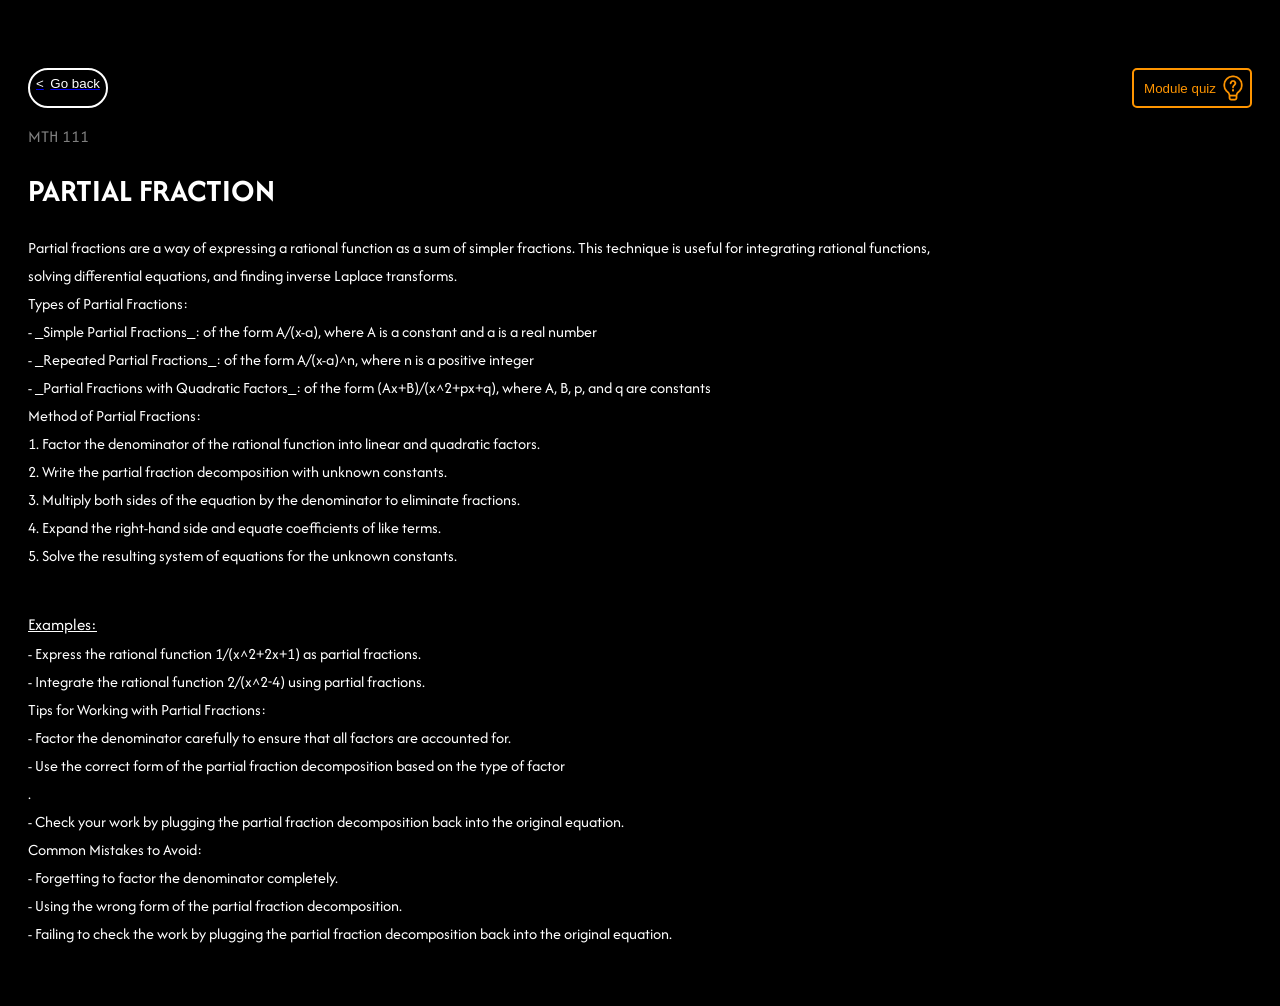
<file: Notes/MTH-111-note3.html>
<!DOCTYPE html>
<html lang="en">

<head>
  <meta charset="UTF-8">
  <meta name="viewport" content="width=device-width, initial-scale=1.0">
  <title>Learnify</title>
</head>
<link rel="stylesheet" href="MTH-style.css">

<body>
  <div class="General-note-containter">
    <div class="General-note-containter">
      <a href="/Screens/screen2.html">
        <div class="layout-one">
            <button class="go-back-button"><span class="less-than-sign">&lt;</span><span>Go back</span></button>
          <div>
          </a>
          <a href="/Quiz/quiz111.html">
          <button class="module-quiz">Module quiz</button></a>
          <span><img class="light-bulb-image" src="/assets/quiz-02.png"></span>
        </div>
  
      </div>


    <header>
      <p>MTH 111</p>
      <h1>PARTIAL FRACTION</h1>
    </header>
    <article class="body-text">
     <span> Partial fractions are a way of expressing a rational function as a sum of simpler fractions. This
      technique is useful for integrating rational functions,</span><span>solving differential equations, and finding
        inverse Laplace transforms.</span> 
<span>Types of Partial Fractions:</span>
<span>- _Simple Partial Fractions_: of the form A/(x-a), where A is a constant and a is a real number</span>
<span>- _Repeated Partial Fractions_: of the form A/(x-a)^n, where n is a positive integer</span>
<span>- _Partial Fractions with Quadratic Factors_: of the form (Ax+B)/(x^2+px+q), where A, B, p, and
  q are constants</span>
<span>Method of Partial Fractions:</span>
<span>1. Factor the denominator of the rational function into linear and quadratic factors.</span>
<span>2. Write the partial fraction decomposition with unknown constants.</span>
<span>3. Multiply both sides of the equation by the denominator to eliminate fractions.</span>
<span>4. Expand the right-hand side and equate coefficients of like terms.</span>
<span>5. Solve the resulting system of equations for the unknown constants.</span>
<span class="examples">Examples:</span>

<span>- Express the rational function 1/(x^2+2x+1) as partial fractions.</span>
<span>- Integrate the rational function 2/(x^2-4) using partial fractions.</span>
<span>Tips for Working with Partial Fractions:</span>
<span>- Factor the denominator carefully to ensure that all factors are accounted for.</span>
<span>- Use the correct form of the partial fraction decomposition based on the type of factor</span>.
<span>- Check your work by plugging the partial fraction decomposition back into the original equation.</span>
<span>Common Mistakes to Avoid:</span>
<span>- Forgetting to factor the denominator completely.</span>
<span>- Using the wrong form of the partial fraction decomposition.</span>
<span>- Failing to check the work by plugging the partial fraction decomposition back into the original
  equation.</span>

    </article>
  </div>
</body>

</html>
</file>
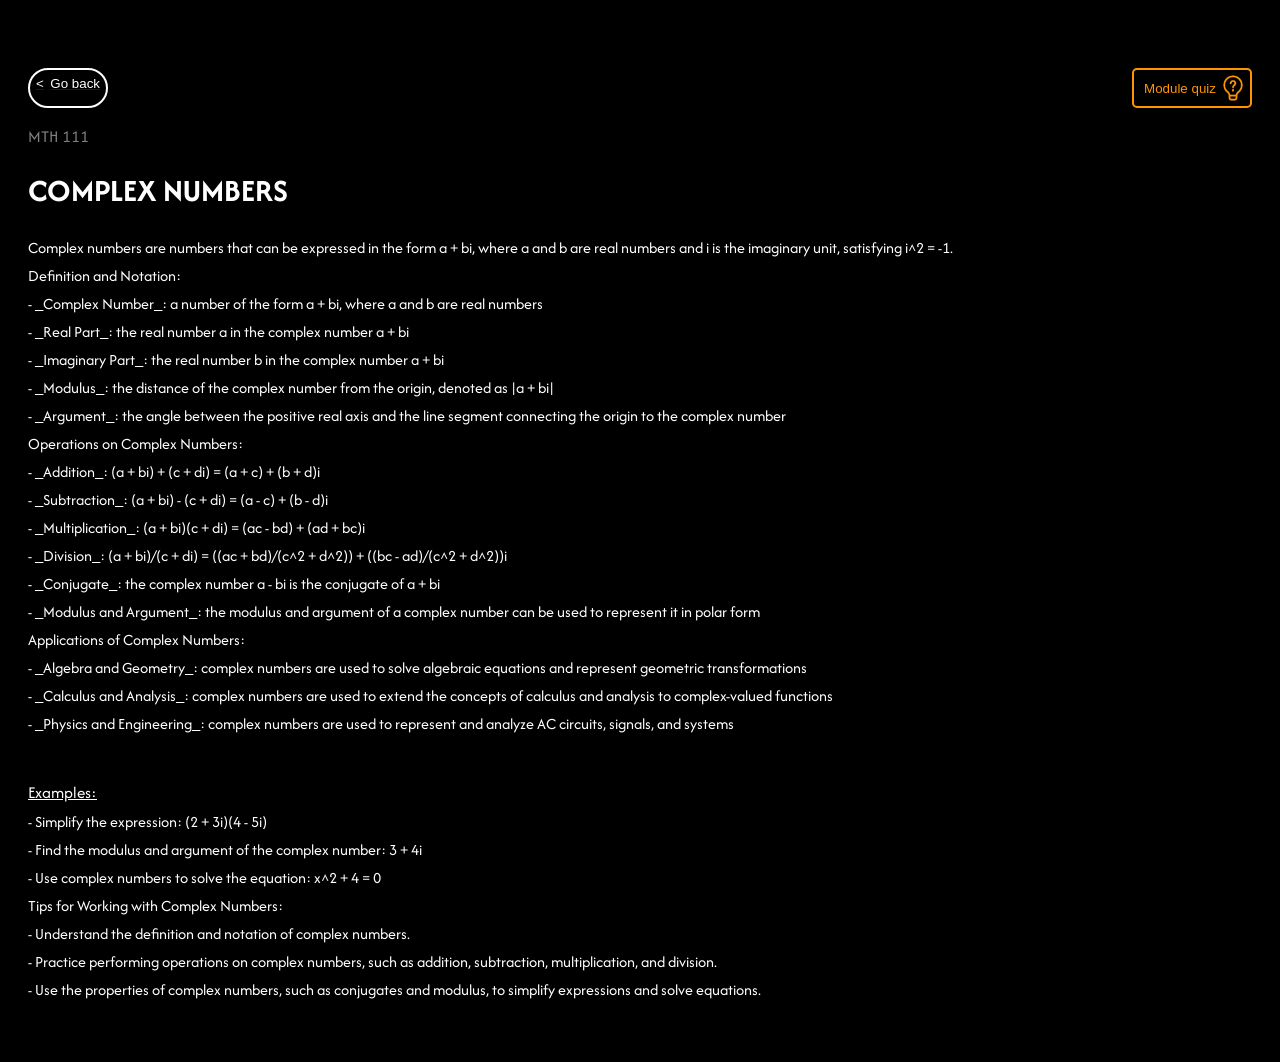
<file: Notes/MTH-111-note4.html>
<!DOCTYPE html>
<html lang="en">

<head>
  <meta charset="UTF-8">
  <meta name="viewport" content="width=device-width, initial-scale=1.0">
  <title>Learnify</title>
</head>
<link rel="stylesheet" href="MTH-style.css">

<body>
  <div class="General-note-containter">
    <div class="General-note-containter">
      <a href="/Screens/screen2.html">
        <div class="layout-one">
            <button class="go-back-button"><span class="less-than-sign">&lt;</span><span>Go back</span></button>
          <div>
          </a>
          <a href="/Quiz/quiz111.html">
          <button class="module-quiz">Module quiz</button></a>
          <span><img class="light-bulb-image" src="/assets/quiz-02.png"></span>
        </div>
  
      </div>


    <header>
      <p>MTH 111</p>
      <h1>COMPLEX NUMBERS</h1>
    </header>
    <article class="body-text">
     <span> Complex numbers are numbers that can be expressed in the form a + bi, where a and b are real
      numbers and i is the imaginary unit, satisfying i^2 = -1.</span>
     <span> Definition and Notation:</span>
      <span>- _Complex Number_: a number of the form a + bi, where a and b are real numbers</span>
      <span>- _Real Part_: the real number a in the complex number a + bi</span>
      <span>- _Imaginary Part_: the real number b in the complex number a + bi</span>
      <span>- _Modulus_: the distance of the complex number from the origin, denoted as |a + bi|</span>
<span>  - _Argument_: the angle between the positive real axis and the line segment connecting the
  origin to the complex number</span>
      <span>Operations on Complex Numbers:</span>
      <span>- _Addition_: (a + bi) + (c + di) = (a + c) + (b + d)i</span>
      <span>- _Subtraction_: (a + bi) - (c + di) = (a - c) + (b - d)i</span>
      <span>- _Multiplication_: (a + bi)(c + di) = (ac - bd) + (ad + bc)i</span>
      <span>- _Division_: (a + bi)/(c + di) = ((ac + bd)/(c^2 + d^2)) + ((bc - ad)/(c^2 + d^2))i</span>
      <span>- _Conjugate_: the complex number a - bi is the conjugate of a + bi</span>
      <span>- _Modulus and Argument_: the modulus and argument of a complex number can be used to
        represent it in polar form</span>
      
      <span>Applications of Complex Numbers:</span>
      <span>- _Algebra and Geometry_: complex numbers are used to solve algebraic equations and
        represent geometric transformations</span>
      <span>- _Calculus and Analysis_: complex numbers are used to extend the concepts of calculus and
        analysis to complex-valued functions</span>
      <span>- _Physics and Engineering_: complex numbers are used to represent and analyze AC circuits,
        signals, and systems</span>
      <span class="examples">Examples:</span>
      <span>- Simplify the expression: (2 + 3i)(4 - 5i)</span>
      <span>- Find the modulus and argument of the complex number: 3 + 4i</span>
      <span>- Use complex numbers to solve the equation: x^2 + 4 = 0</span>
      <span>Tips for Working with Complex Numbers:</span>
      <span>- Understand the definition and notation of complex numbers.</span>
      <span>- Practice performing operations on complex numbers, such as addition, subtraction,
        multiplication, and division.</span>
      <span>- Use the properties of complex numbers, such as conjugates and modulus, to simplify
        expressions and solve equations.</span>
      
    </article>
  </div>
</body>

</html>
</file>
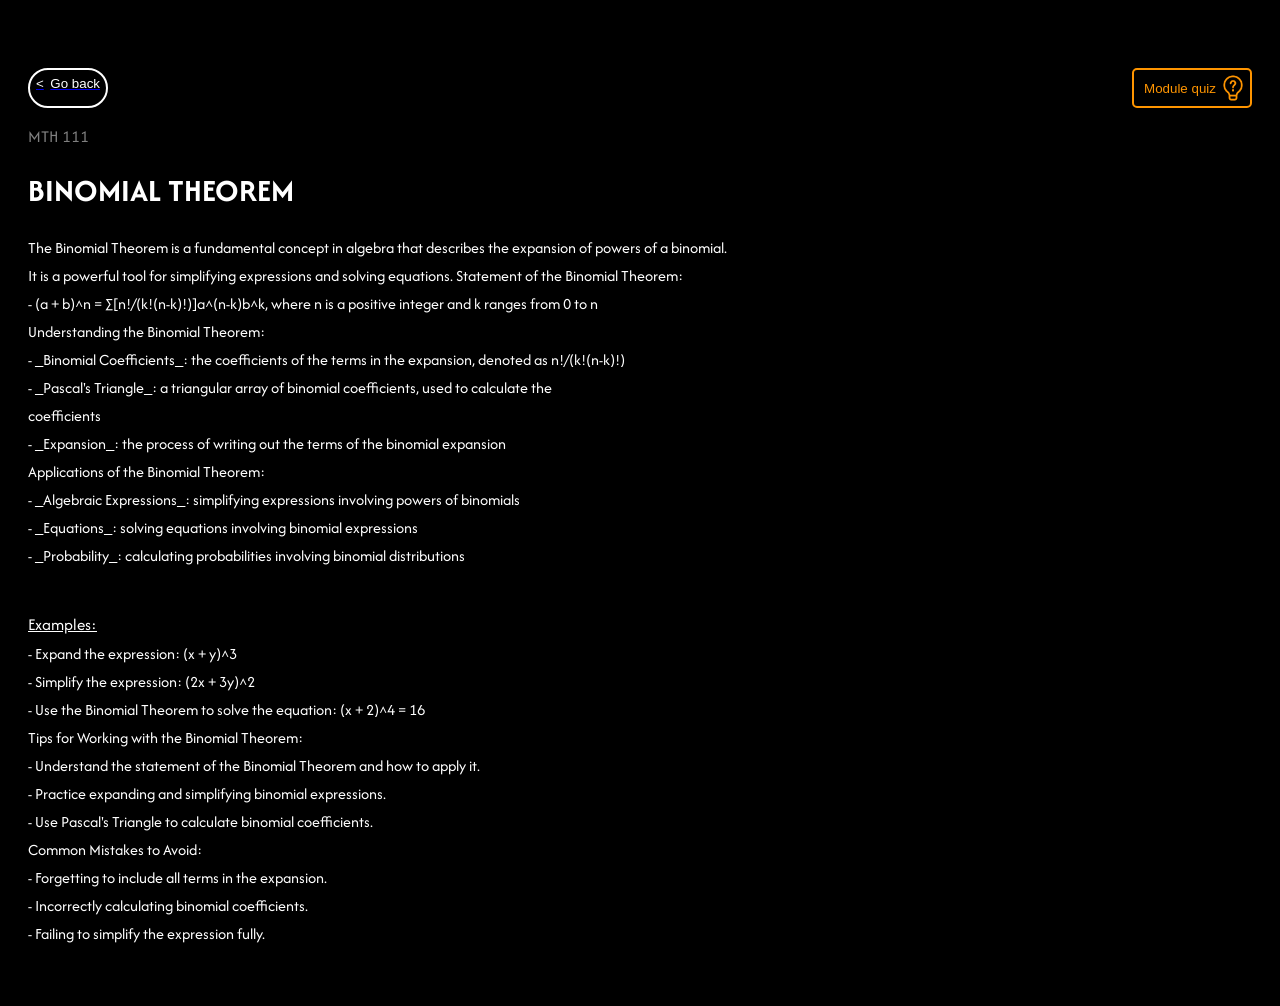
<file: Notes/MTH111-Binomial.html>
<!DOCTYPE html>
<html lang="en">

<head>
  <meta charset="UTF-8">
  <meta name="viewport" content="width=device-width, initial-scale=1.0">
  <title>Learnify</title>
</head>
<link rel="stylesheet" href="MTH-style.css">

<body>
  <div class="General-note-containter">
    <a href="/Screens/screen2.html">
      <div class="layout-one">
          <button class="go-back-button"><span class="less-than-sign">&lt;</span><span>Go back</span></button>
        <div>
        </a>
        <a href="/Quiz/quiz111.html">
        <button class="module-quiz">Module quiz</button></a>
        <span><img class="light-bulb-image" src="/assets/quiz-02.png"></span>
      </div>

    </div>

    <header>
      <p>MTH 111</p>
      <h1>BINOMIAL THEOREM</h1>
    </header>
    <article class="body-text">
     <span>The Binomial Theorem is a fundamental concept in algebra that describes the expansion of
      powers of a binomial. <br>It is a powerful tool for simplifying expressions and solving equations.
      Statement of the Binomial Theorem:</span>
<span>- (a + b)^n = ∑[n!/(k!(n-k)!)]a^(n-k)b^k, where n is a positive integer and k ranges from 0 to n</span>
<span>Understanding the Binomial Theorem:</span>
<span>- _Binomial Coefficients_: the coefficients of the terms in the expansion, denoted as n!/(k!(n-k)!)</span>
<span>- _Pascal's Triangle_: a triangular array of binomial coefficients, used to calculate the</span>
<span>coefficients</span>
<span>- _Expansion_: the process of writing out the terms of the binomial expansion</span>
<span>Applications of the Binomial Theorem:</span>
<span>- _Algebraic Expressions_: simplifying expressions involving powers of binomials</span>
<span>- _Equations_: solving equations involving binomial expressions</span>
<span>- _Probability_: calculating probabilities involving binomial distributions</span>
<span class="examples">Examples:</span>
<span>- Expand the expression: (x + y)^3</span>
<span>- Simplify the expression: (2x + 3y)^2</span>
<span>- Use the Binomial Theorem to solve the equation: (x + 2)^4 = 16</span>
<span>Tips for Working with the Binomial Theorem:</span>
<span>- Understand the statement of the Binomial Theorem and how to apply it.</span>
<span>- Practice expanding and simplifying binomial expressions.</span>
<span>- Use Pascal's Triangle to calculate binomial coefficients.</span>
<span>Common Mistakes to Avoid:</span>
<span>- Forgetting to include all terms in the expansion.</span>
<span>- Incorrectly calculating binomial coefficients.</span>
<span>- Failing to simplify the expression fully.</span>

    </article>
  </div>
</body>

</html>
</file>
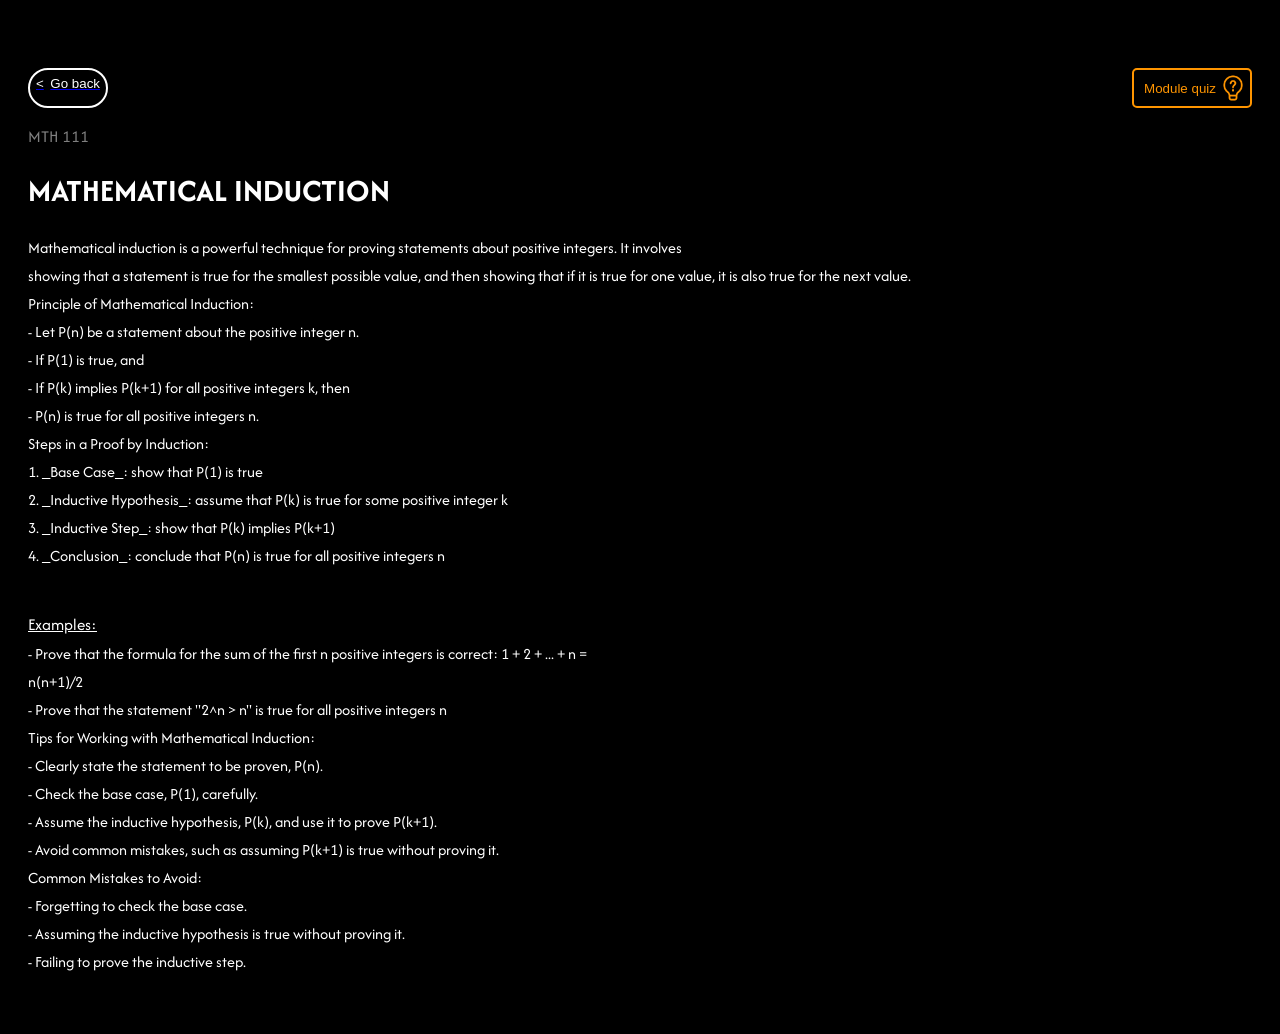
<file: Notes/MTH111-maths-induction.html>
<!DOCTYPE html>
<html lang="en">

<head>
  <meta charset="UTF-8">
  <meta name="viewport" content="width=device-width, initial-scale=1.0">
  <title>Learnify</title>
</head>
<link rel="stylesheet" href="MTH-style.css">

<body>
  <div class="General-note-containter">
    <a href="/Screens/screen2.html">
      <div class="layout-one">
          <button class="go-back-button"><span class="less-than-sign">&lt;</span><span>Go back</span></button>
        <div>
        </a>
        <a href="/Quiz/quiz111.html">
        <button class="module-quiz">Module quiz</button></a>
        <span><img class="light-bulb-image" src="/assets/quiz-02.png"></span>
      </div>

    </div>

    <header>
      <p>MTH 111</p>
      <h1>MATHEMATICAL INDUCTION</h1>
    </header>
    <articla class="body-text">
      <span>Mathematical induction is a powerful technique for proving statements about positive integers. It
      involves <br>showing that a statement is true for the smallest possible value, and then showing that
      if it is true for one value, it is also true for the next value.</span>
      <span>Principle of Mathematical Induction:</span>
      <span>- Let P(n) be a statement about the positive integer n.</span>
      <span>- If P(1) is true, and</span>
      <span>- If P(k) implies P(k+1) for all positive integers k, then</span>
      <span>- P(n) is true for all positive integers n.</span>
      <span>Steps in a Proof by Induction:</span>
      <span>1. _Base Case_: show that P(1) is true</span>
      <span>2. _Inductive Hypothesis_: assume that P(k) is true for some positive integer k</span>
      <span>3. _Inductive Step_: show that P(k) implies P(k+1)</span>
      <span>4. _Conclusion_: conclude that P(n) is true for all positive integers n</span>
      <span class="examples">Examples:</span>
      <span>- Prove that the formula for the sum of the first n positive integers is correct: 1 + 2 + ... + n =</span>
      <span>n(n+1)/2</span>
      <span>- Prove that the statement "2^n > n" is true for all positive integers n</span>
      <span>Tips for Working with Mathematical Induction:</span>
      <span>- Clearly state the statement to be proven, P(n).</span>
      <span>- Check the base case, P(1), carefully.</span>
      <span>- Assume the inductive hypothesis, P(k), and use it to prove P(k+1).</span>
      <span>- Avoid common mistakes, such as assuming P(k+1) is true without proving it.</span>
      <span>Common Mistakes to Avoid:</span>
      <span>- Forgetting to check the base case.</span>
      <span>- Assuming the inductive hypothesis is true without proving it.</span>
      <span>- Failing to prove the inductive step.</span>
      
    </article>
  </div>
</body>

</html>
</file>
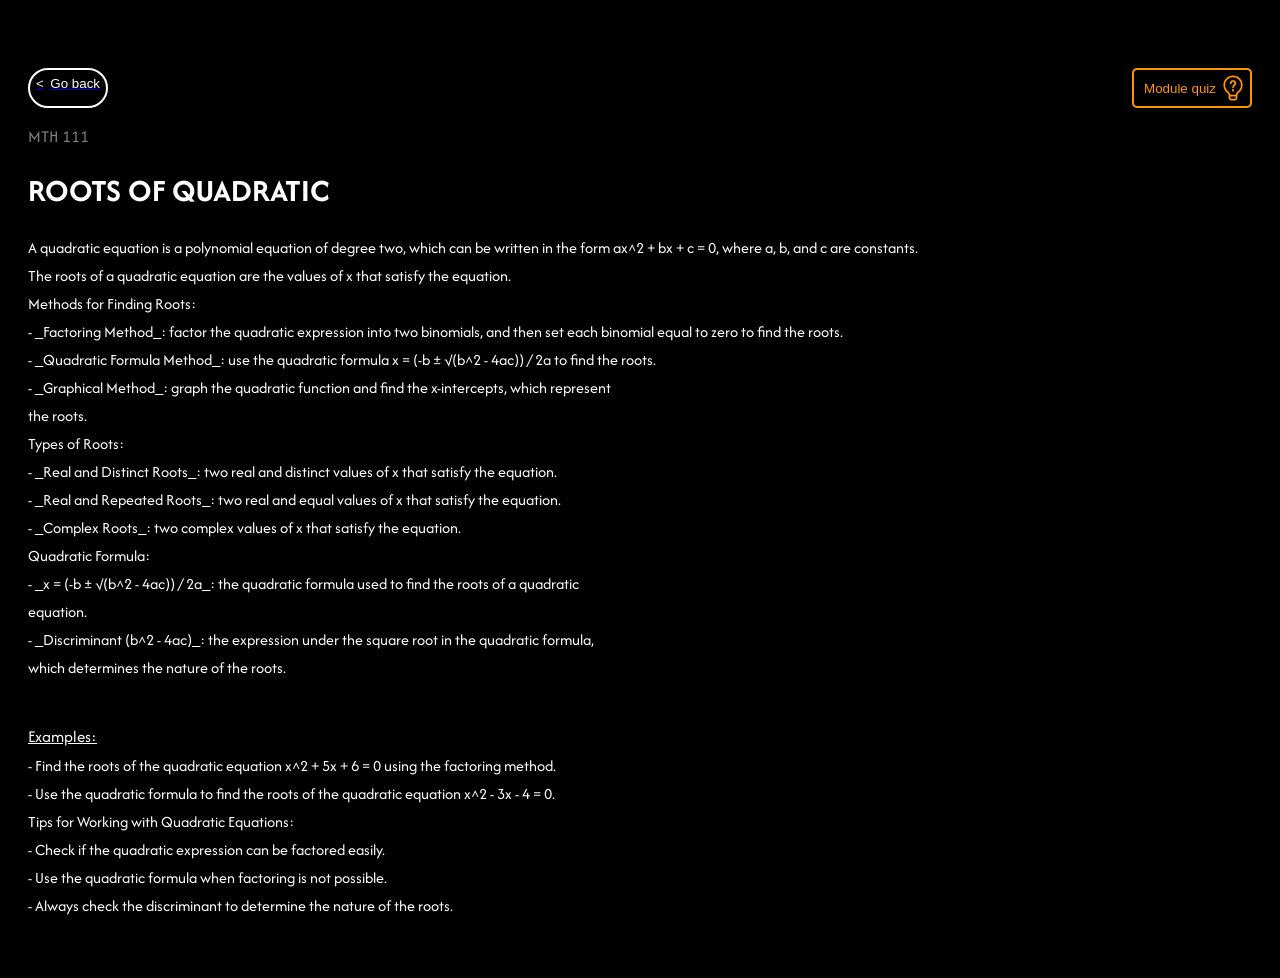
<file: Notes/MTH111-roots-of-quad.html>
<!DOCTYPE html>
<html lang="en">

<head>
  <meta charset="UTF-8">
  <meta name="viewport" content="width=device-width, initial-scale=1.0">
  <title>Learnify</title>
</head>
<link rel="stylesheet" href="MTH-style.css">

<body>
  <div class="General-note-containter">
    <a href="/Screens/screen2.html">
      <div class="layout-one">
          <button class="go-back-button"><span class="less-than-sign">&lt;</span><span>Go back</span></button>
        <div>
        </a>
        <a href="/Quiz/quiz111.html">
        <button class="module-quiz">Module quiz</button></a>
        <span><img class="light-bulb-image" src="/assets/quiz-02.png"></span>
      </div>

    </div>

    <header>
      <p>MTH 111</p>
      <h1>ROOTS OF QUADRATIC</h1>
    </header>
    <article class="body-text">
      <span>A quadratic equation is a polynomial equation of degree two, which can be written in the form
        ax^2 + bx + c = 0, where a, b, and c are constants.<br> The roots of a quadratic equation are the
        values of x that satisfy the equation.</span>
<span>Methods for Finding Roots:</span>
<span>- _Factoring Method_: factor the quadratic expression into two binomials, and then set each
  binomial equal to zero to find the roots.</span>
<span>- _Quadratic Formula Method_: use the quadratic formula x = (-b ± √(b^2 - 4ac)) / 2a to find the
  roots.</span>
<span>- _Graphical Method_: graph the quadratic function and find the x-intercepts, which represent</span>
<span>the roots.</span>
<span>Types of Roots:</span>
<span>- _Real and Distinct Roots_: two real and distinct values of x that satisfy the equation.</span>
<span>- _Real and Repeated Roots_: two real and equal values of x that satisfy the equation.</span>
<span>- _Complex Roots_: two complex values of x that satisfy the equation.</span>
<span>Quadratic Formula:</span>
<span>- _x = (-b ± √(b^2 - 4ac)) / 2a_: the quadratic formula used to find the roots of a quadratic</span>
<span>equation.</span>
<span>- _Discriminant (b^2 - 4ac)_: the expression under the square root in the quadratic formula,</span>
<span>which determines the nature of the roots.</span>
<span class="examples">Examples:</span>
<span>- Find the roots of the quadratic equation x^2 + 5x + 6 = 0 using the factoring method.</span>
<span>- Use the quadratic formula to find the roots of the quadratic equation x^2 - 3x - 4 = 0.</span>
<span>Tips for Working with Quadratic Equations:</span>
<span>- Check if the quadratic expression can be factored easily.</span>
<span>- Use the quadratic formula when factoring is not possible.</span>
<span>- Always check the discriminant to determine the nature of the roots.</span>

    </article>
  </div>
</body>

</html>
</file>
<file: media.css>
@media ((min-width: 300px) and (max-width: 790px)) {
  body{
    padding: 20px;
  }
  .search-bar-alignment {
    display: flex;
    flex-direction: column;
    padding-left: 0px;
  }
  .general-course-container{
    flex-direction: column;
    width: auto;
  }
  .MTH-container{
    width: 320px;
    height: 100%;
  }
  .search-bar-input{
    padding: auto;
    padding-left: 35px;
    min-width: 100%;
    max-width: auto;
    margin-top: 10px;
    margin-bottom: 50px;
  }
  .greetings,
  .modules{
    margin-top: 40px;
  }
  .user-name{
    margin-top: 40px;
  }
  .search-icon{
    position: absolute;
    left: 8px;
    top: 38px;
    transform: translateY(-51%);
    width: 15px;
    height: 25px;
  }
  .text-container{
    margin-top: 70px;
  }
    .NavBar{
    display: flex;
    flex: 1; 
   }
}
</file>
<file: MTH111_112/media.css>
@media ((min-width: 300px) and (max-width: 790px)) {
  body{
    padding: 20px;
  }
  .search-bar-alignment {
    display: flex;
    flex-direction: column;
    padding-left: 0px;
  }
  .general-course-container{
    flex-direction: column;
    width: auto;
  }
  .MTH-container{
    width: 280px;
    height: 100%;
  }
  .search-bar-input{
    padding: auto;
    padding-left: 35px;
    min-width: 100%;
    max-width: auto;
    margin-top: 10px;
    margin-bottom: 50px;
  }
  .greetings,
  .modules{
    margin-top: 40px;
  }
  .user-name{
    margin-top: 40px;
  }
  .search-icon{
    position: absolute;
    left: 8px;
    top: 38px;
    transform: translateY(-51%);
    width: 15px;
    height: 25px;
  }
  .text-container{
    margin-top: 70px;
  }
    .NavBar{
    display: flex;
    flex: 1; 
   }
}
</file>
<file: Notes/MTH-style.css>
@import url('https://fonts.googleapis.com/css2?family=Afacad:ital,wght@0,400..700;1,400..700&family=Barlow+Semi+Condensed:ital,wght@0,100;0,200;0,300;0,400;0,500;0,600;0,700;0,800;0,900;1,100;1,200;1,300;1,400;1,500;1,600;1,700;1,800;1,900&display=swap');
body{
  background-color: #000000;
  color: #ffffff;
  padding-left: 20px;
  padding-right: 20px;
  padding-top: 60px;
  padding-bottom: 50px;
  font-family: "Afacad",'Open Sans';
}
header > p{
  font-size: 17px;
  opacity: 0.5;
}
.body-text{
  display: flex;
  flex-direction: column;
  line-height: 1.75;
}
.examples{
  margin-top: 40px;
  font-size: 17px;
  text-decoration: underline;
}
.go-back-button{
  display: flex;
  flex-direction: row;
  width: 80px;
  height: 100%;
  justify-content: space-between;
  background-color: #000000;
  color: #ffffff;
  border-radius: 40px;
  border-width: 2px;
  border-style: solid;
  border-color: #ffffff;
  padding-bottom: 6px;
  padding-top: 6px;
  transition: color 0.15s;
  text-decoration: none;
}
.go-back-button:hover{
  border-color: #FF9500;
  color: #FF9500;
  opacity: 0.5;
}
.go-back-button:active{
  opacity: 0.3;
}
.layout-one{
  display: flex;
  justify-content: space-between;
}
.light-bulb-image{
  width: 28px;
  position: absolute;
  right: 33px;
  top: 74px;
}
.module-quiz{
  background-color: #000000;
  border-style: solid;
  color:  #FF9500;
  width: 120px;
  border-color: #FF9500;
  height: 40px;
  padding-right: 30px;
  border-radius: 5px;
  position: relative;
  transition: transform, 0.2s ease-in-out;
}
.module-quiz:hover{
  opacity: 0.8;
  transform: scale(1.03);
  box-shadow: 0 10px 20px rgba(0, 0, 0, 0.2);
}
.module-quiz:active{
  opacity: 0.6;
}
</file>
